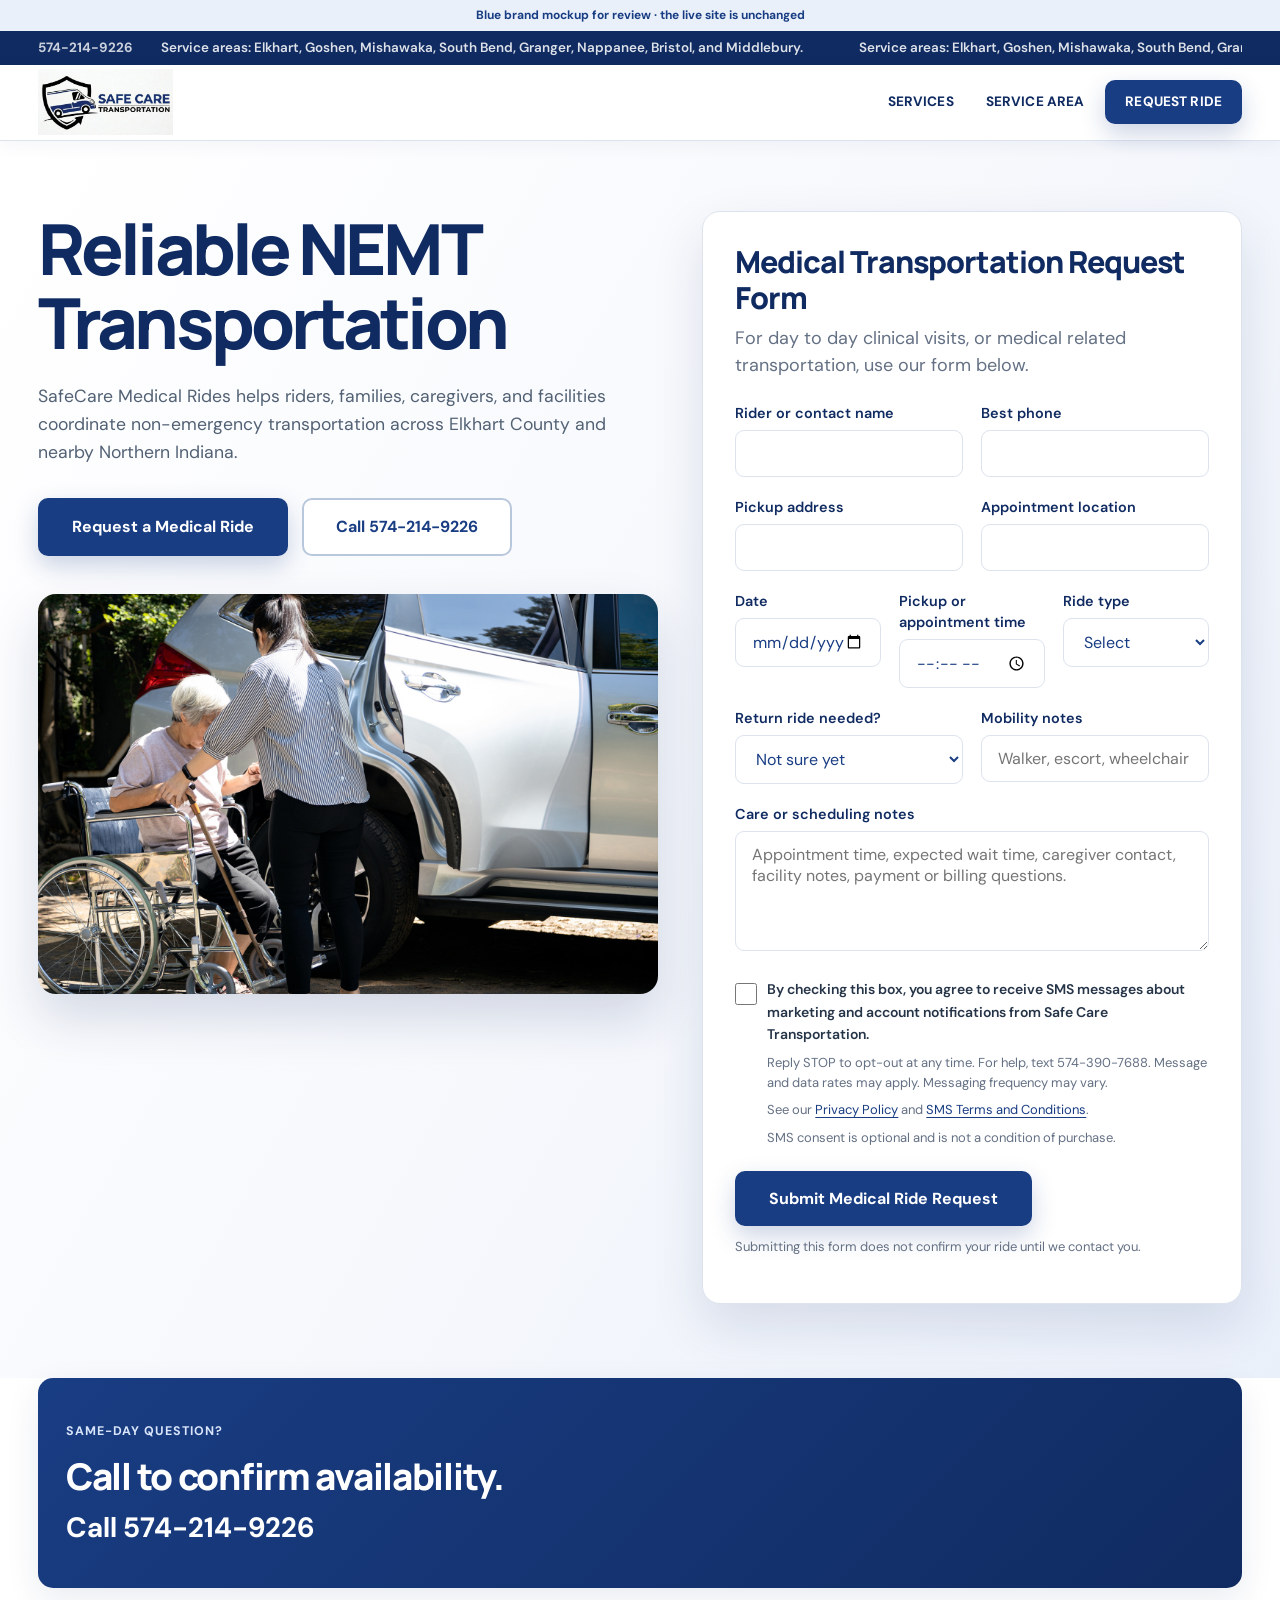
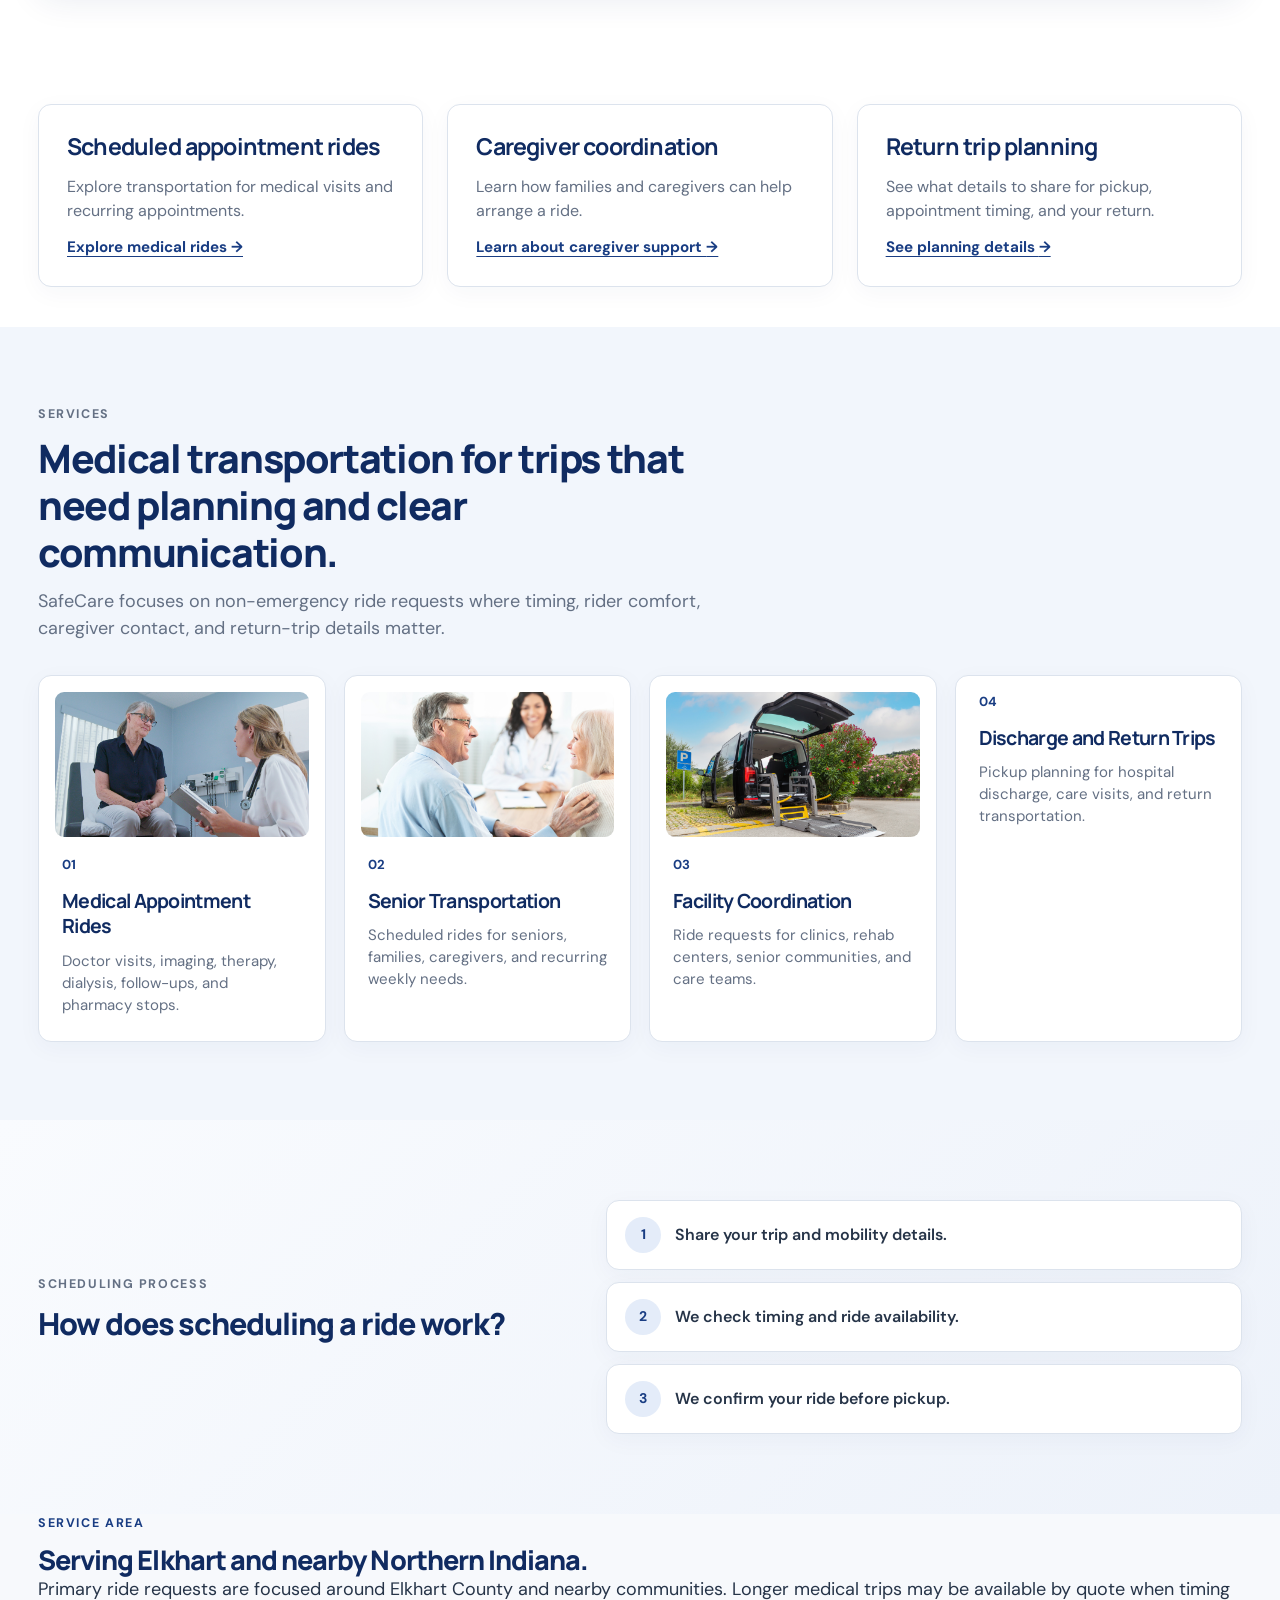
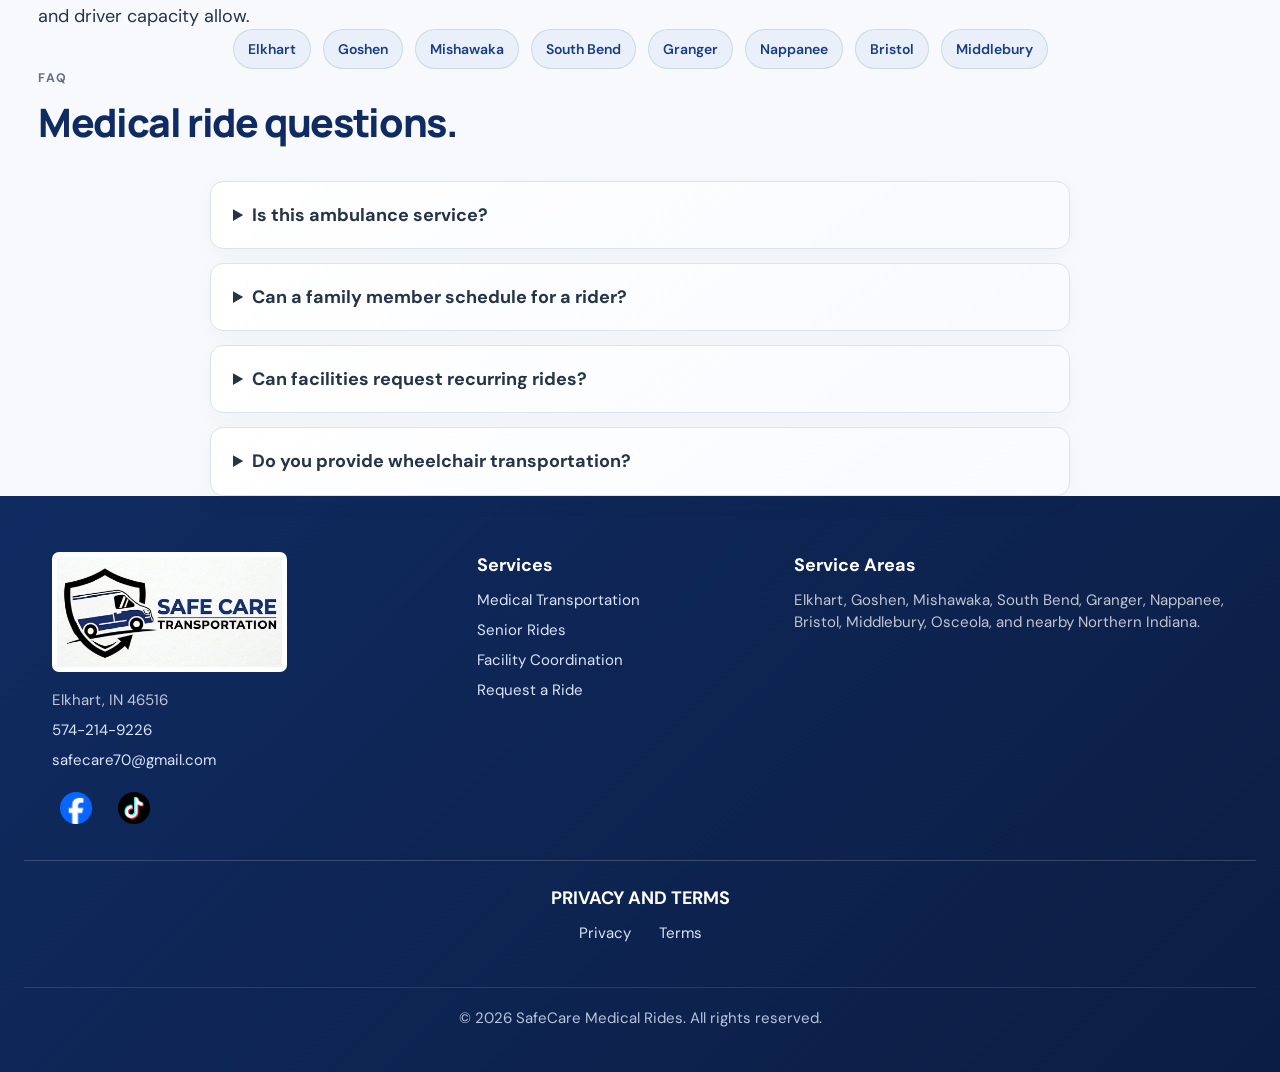
<file: mockups/logo-refresh/index.html>
<!DOCTYPE html>
<html lang="en">
<head>
  <meta charset="UTF-8" />
  <meta name="viewport" content="width=device-width, initial-scale=1.0" />
  <title>Safe Care Transportation | Blue Brand Homepage Preview</title>
  <meta name="description" content="SafeCare Medical Rides provides non-emergency medical transportation, senior appointment rides, dialysis trips, therapy rides, discharge pickups, and facility-coordinated transportation in Elkhart and nearby Northern Indiana." />
  <link rel="preconnect" href="https://fonts.googleapis.com">
  <link rel="preconnect" href="https://fonts.gstatic.com" crossorigin>
  <link href="https://fonts.googleapis.com/css2?family=DM+Sans:wght@400;500;600;700&family=Manrope:wght@500;600;700;800&display=swap" rel="stylesheet">
  <link rel="stylesheet" href="../../src/css/main.css?v=20261015-heading" />
  <link rel="stylesheet" href="../../src/css/components.css" />
  <link rel="stylesheet" href="blue-preview.css" />
  <script type="application/ld+json">
  {
    "@context": "https://schema.org",
    "@type": "LocalBusiness",
    "name": "SafeCare Medical Rides",
    "telephone": "+1-574-214-9226",
    "email": "safecare70@gmail.com",
    "address": {
      "@type": "PostalAddress",
      "addressLocality": "Elkhart",
      "addressRegion": "IN",
      "postalCode": "46516",
      "addressCountry": "US"
    },
    "areaServed": ["Elkhart IN", "Goshen IN", "Mishawaka IN", "South Bend IN", "Granger IN", "Nappanee IN", "Bristol IN", "Middlebury IN"],
    "url": "https://safecaremedicalrides.com",
    "priceRange": "$$",
    "description": "Non-emergency medical transportation and scheduled appointment rides for families, seniors, facilities, and care coordinators in Elkhart County and nearby Northern Indiana."
  }
  </script>
</head>
<body>
  <div class="preview-note">Blue brand mockup for review · the live site is unchanged</div>
  <header class="site-header">
    <div class="top-strip" aria-label="Contact and service notice">
      <div class="top-strip__inner container">
        <div class="top-strip__contact">
          <a href="tel:+15742149226">574-214-9226</a>
        </div>
        <div class="top-strip__marquee" aria-label="Service area announcement">
          <div class="top-strip__marquee-track">
            <span>Service areas: Elkhart, Goshen, Mishawaka, South Bend, Granger, Nappanee, Bristol, and Middlebury.</span>
            <span>Service areas: Elkhart, Goshen, Mishawaka, South Bend, Granger, Nappanee, Bristol, and Middlebury.</span>
          </div>
        </div>
      </div>
    </div>
    <div class="nav">
      <div class="nav__inner container">
        <a href="index.html" class="nav__logo">
          <img src="safecare-logo-source.jpg" alt="Safe Care Transportation" />
        </a>
        <nav class="nav__links">
          <a href="#services">Services</a>
          <a href="#service-area">Service Area</a>
          <a href="../../src/pages/contact.html" class="btn btn--primary">Request Ride</a>
        </nav>
        <button class="nav__toggle" aria-label="Toggle menu">&#9776;</button>
      </div>
    </div>
  </header>

  <main>
    <section class="booking-hero" id="ride-request">
      <div class="container booking-hero__grid">
        <div class="booking-hero__content">
          <h1>Reliable NEMT Transportation</h1>
          <p>SafeCare Medical Rides helps riders, families, caregivers, and facilities coordinate non-emergency transportation across Elkhart County and nearby Northern Indiana.</p>
          <div class="booking-hero__actions">
            <a href="../../src/pages/contact.html" class="btn btn--primary btn--lg">Request a Medical Ride</a>
            <a href="tel:+15742149226" class="btn btn--outline-dark btn--lg">Call 574-214-9226</a>
          </div>
          <figure class="booking-hero__image">
            <img src="images/AdobeStock_310813402.jpg" alt="Caregiver assisting an older woman near a car" />
          </figure>
        </div>

        <form class="booking-panel js-contact-form" action="mailto:safecare70@gmail.com" method="post" data-recipient="safecare70@gmail.com" data-subject="SafeCare medical ride request">
          <div class="booking-panel__header">
            <h2>Medical Transportation Request Form</h2>
            <p>For day to day clinical visits, or medical related transportation, use our form below.</p>
          </div>
          <div class="form-grid">
            <div class="form-group">
              <label for="home-name">Rider or contact name</label>
              <input type="text" id="home-name" name="name" autocomplete="name" required />
            </div>
            <div class="form-group">
              <label for="home-phone">Best phone</label>
              <input type="tel" id="home-phone" name="phone" autocomplete="tel" required />
            </div>
          </div>
          <div class="form-grid">
            <div class="form-group">
              <label for="home-pickup">Pickup address</label>
              <input type="text" id="home-pickup" name="pickup" required />
            </div>
            <div class="form-group">
              <label for="home-dropoff">Appointment location</label>
              <input type="text" id="home-dropoff" name="dropoff" required />
            </div>
          </div>
          <div class="form-grid form-grid--three">
            <div class="form-group">
              <label for="home-date">Date</label>
              <input type="date" id="home-date" name="date" required />
            </div>
            <div class="form-group">
              <label for="home-time">Pickup or appointment time</label>
              <input type="time" id="home-time" name="time" required />
            </div>
            <div class="form-group">
              <label for="home-ride-type">Ride type</label>
              <select id="home-ride-type" name="ride-type" required>
                <option value="">Select</option>
                <option>Doctor Appointment</option>
                <option>Dialysis</option>
                <option>Therapy or Rehab</option>
                <option>Hospital Discharge</option>
                <option>Senior Transportation</option>
                <option>Facility Coordination</option>
                <option>Other Medical Ride</option>
              </select>
            </div>
          </div>
          <div class="form-grid">
            <div class="form-group">
              <label for="home-return">Return ride needed?</label>
              <select id="home-return" name="return-ride">
                <option>Not sure yet</option>
                <option>Yes</option>
                <option>No</option>
              </select>
            </div>
            <div class="form-group">
              <label for="home-mobility">Mobility notes</label>
              <input type="text" id="home-mobility" name="mobility" placeholder="Walker, escort, wheelchair questions, etc." />
            </div>
          </div>
          <div class="form-group">
            <label for="home-notes">Care or scheduling notes</label>
            <textarea id="home-notes" name="notes" placeholder="Appointment time, expected wait time, caregiver contact, facility notes, payment or billing questions."></textarea>
          </div>
          <div class="checkbox-line sms-consent">
            <input type="checkbox" id="sms-consent" name="sms-consent" value="Yes — marketing and account notifications" aria-describedby="sms-disclosures sms-policy-links sms-optional" />
            <div><label for="sms-consent">By checking this box, you agree to receive SMS messages about marketing and account notifications from Safe Care Transportation.</label>
            <p id="sms-disclosures">Reply STOP to opt-out at any time. For help, text 574-390-7688. Message and data rates may apply. Messaging frequency may vary.</p>
            <p id="sms-policy-links">See our <a href="../../src/pages/privacy.html" target="_blank" rel="noopener">Privacy Policy</a> and <a href="../../src/pages/terms.html" target="_blank" rel="noopener">SMS Terms and Conditions</a>.</p>
            <p id="sms-optional">SMS consent is optional and is not a condition of purchase.</p></div>
          </div>
          <button type="submit" class="btn btn--primary btn--lg">Submit Medical Ride Request</button>
          <p class="booking-panel__note">Submitting this form does not confirm your ride until we contact you.</p>
          <p class="form-status" aria-live="polite"></p>
        </form>
      </div>
    </section>

    <section class="quick-paths" aria-label="Ways to schedule medical rides">
      <div class="container quick-paths__grid">
        <article>
          <span>Same-day question?</span>
          <h2>Call to confirm availability.</h2>
          <a href="tel:+15742149226">Call 574-214-9226</a>
        </article>
      </div>
    </section>

    <section class="ride-support" aria-label="More about planning your ride">
      <div class="container ride-support__grid">
        <a class="ride-support__card" href="../../src/pages/nemt.html">
          <h2>Scheduled appointment rides</h2>
          <p>Explore transportation for medical visits and recurring appointments.</p>
          <span>Explore medical rides <span aria-hidden="true">&rarr;</span></span>
        </a>
        <a class="ride-support__card" href="../../src/pages/senior.html">
          <h2>Caregiver coordination</h2>
          <p>Learn how families and caregivers can help arrange a ride.</p>
          <span>Learn about caregiver support <span aria-hidden="true">&rarr;</span></span>
        </a>
        <a class="ride-support__card" href="../../src/pages/nemt.html#ride-planning">
          <h2>Return trip planning</h2>
          <p>See what details to share for pickup, appointment timing, and your return.</p>
          <span>See planning details <span aria-hidden="true">&rarr;</span></span>
        </a>
      </div>
    </section>

    <section class="home-services" id="services">
      <div class="container">
        <div class="section-heading">
          <p class="eyebrow">Services</p>
          <h2>Medical transportation for trips that need planning and clear communication.</h2>
          <p>SafeCare focuses on non-emergency ride requests where timing, rider comfort, caregiver contact, and return-trip details matter.</p>
        </div>
        <div class="service-tiles">
          <a href="../../src/pages/nemt.html" class="service-tile">
            <img class="service-tile__photo" src="images/AdobeStock_263085872.jpg" alt="Doctor speaking with an older patient" loading="lazy" />
            <span>01</span>
            <h3>Medical Appointment Rides</h3>
            <p>Doctor visits, imaging, therapy, dialysis, follow-ups, and pharmacy stops.</p>
          </a>
          <a href="../../src/pages/senior.html" class="service-tile">
            <img class="service-tile__photo" src="images/AdobeStock_314111186.jpg" alt="Older couple speaking with a caregiver" loading="lazy" />
            <span>02</span>
            <h3>Senior Transportation</h3>
            <p>Scheduled rides for seniors, families, caregivers, and recurring weekly needs.</p>
          </a>
          <a href="../../src/pages/facilities.html" class="service-tile">
            <img class="service-tile__photo" src="images/AdobeStock_483328333.jpg" alt="Accessible van with wheelchair lift; confirm vehicle availability before booking" loading="lazy" />
            <span>03</span>
            <h3>Facility Coordination</h3>
            <p>Ride requests for clinics, rehab centers, senior communities, and care teams.</p>
          </a>
          <a href="../../src/pages/contact.html" class="service-tile">
            <span>04</span>
            <h3>Discharge and Return Trips</h3>
            <p>Pickup planning for hospital discharge, care visits, and return transportation.</p>
          </a>
        </div>
      </div>
    </section>

    <section class="page-section page-section--muted" id="process">
      <div class="container split-section">
        <div>
          <p class="eyebrow">Scheduling Process</p>
          <h2>How does scheduling a ride work?</h2>
        </div>
        <div class="step-list">
          <div class="step">
            <span>1</span>
            <p>Share your trip and mobility details.</p>
          </div>
          <div class="step">
            <span>2</span>
            <p>We check timing and ride availability.</p>
          </div>
          <div class="step">
            <span>3</span>
            <p>We confirm your ride before pickup.</p>
          </div>
        </div>
      </div>
    </section>

    <section class="service-area-home" id="service-area">
      <div class="container service-area-home__grid">
        <div>
          <p class="eyebrow">Service Area</p>
          <h2>Serving Elkhart and nearby Northern Indiana.</h2>
          <p>Primary ride requests are focused around Elkhart County and nearby communities. Longer medical trips may be available by quote when timing and driver capacity allow.</p>
        </div>
        <div class="area-tags">
          <span>Elkhart</span>
          <span>Goshen</span>
          <span>Mishawaka</span>
          <span>South Bend</span>
          <span>Granger</span>
          <span>Nappanee</span>
          <span>Bristol</span>
          <span>Middlebury</span>
        </div>
      </div>
    </section>

    <section class="faq-section" id="faq">
      <div class="container">
        <div class="section-heading">
          <p class="eyebrow">FAQ</p>
          <h2>Medical ride questions.</h2>
        </div>
        <div class="faq-list">
          <details>
            <summary>Is this ambulance service?</summary>
            <p>No. SafeCare is for non-emergency medical transportation. For emergencies, call 911.</p>
          </details>
          <details>
            <summary>Can a family member schedule for a rider?</summary>
            <p>Yes. Families and caregivers can request rides and provide appointment, pickup, return ride, and contact details.</p>
          </details>
          <details>
            <summary>Can facilities request recurring rides?</summary>
            <p>Yes. Clinics, rehab centers, senior communities, and care coordinators can discuss recurring transportation needs and documentation expectations.</p>
          </details>
          <details>
            <summary>Do you provide wheelchair transportation?</summary>
            <p>Wheelchair service and ADA-accessible vehicle availability must be confirmed before booking and should not be assumed from a general request.</p>
          </details>
        </div>
      </div>
    </section>
  </main>

  <a href="tel:+15742149226" class="sticky-call">Call 574-214-9226</a>

  <footer class="footer">
    <div class="container footer__grid">
      <div>
        <img class="footer__brand" src="safecare-logo-source.jpg" alt="Safe Care Transportation" />
        <p>Elkhart, IN 46516</p>
        <p><a href="tel:+15742149226">574-214-9226</a></p>
        <p><a href="mailto:safecare70@gmail.com">safecare70@gmail.com</a></p>
        <div class="social-links" aria-label="SafeCare social media">
          <a href="https://www.facebook.com/share/17e9rbNxzv/" target="_blank" rel="noopener" aria-label="SafeCare Medical Rides on Facebook" class="social-logo"><img src="../../public/images/facebook-logo.png" alt="" width="32" height="32" /></a>
          <a href="https://www.tiktok.com/@safecaretransport?_r=1&amp;_t=ZP-97oWecIuBx9" target="_blank" rel="noopener" aria-label="SafeCare Medical Rides on TikTok" class="social-logo"><img src="../../public/images/tiktok-logo.png" alt="" width="32" height="32" /></a>
        </div>
      </div>
      <div>
        <strong>Services</strong>
        <a href="../../src/pages/nemt.html">Medical Transportation</a>
        <a href="../../src/pages/senior.html">Senior Rides</a>
        <a href="../../src/pages/facilities.html">Facility Coordination</a>
        <a href="../../src/pages/contact.html">Request a Ride</a>
      </div>
      <div>
        <strong>Service Areas</strong>
        <p>Elkhart, Goshen, Mishawaka, South Bend, Granger, Nappanee, Bristol, Middlebury, Osceola, and nearby Northern Indiana.</p>
      </div>
    </div>
    <div class="container footer__legal"><strong>PRIVACY AND TERMS</strong><nav aria-label="Privacy and terms"><a href="../../src/pages/privacy.html">Privacy</a><a href="../../src/pages/terms.html">Terms</a></nav></div>
    <p class="footer__copy">&copy; 2026 SafeCare Medical Rides. All rights reserved.</p>
  </footer>

  <script src="../../src/js/main.js"></script>
  <script src="../../src/js/booking.js"></script>
</body>
</html>
</file>
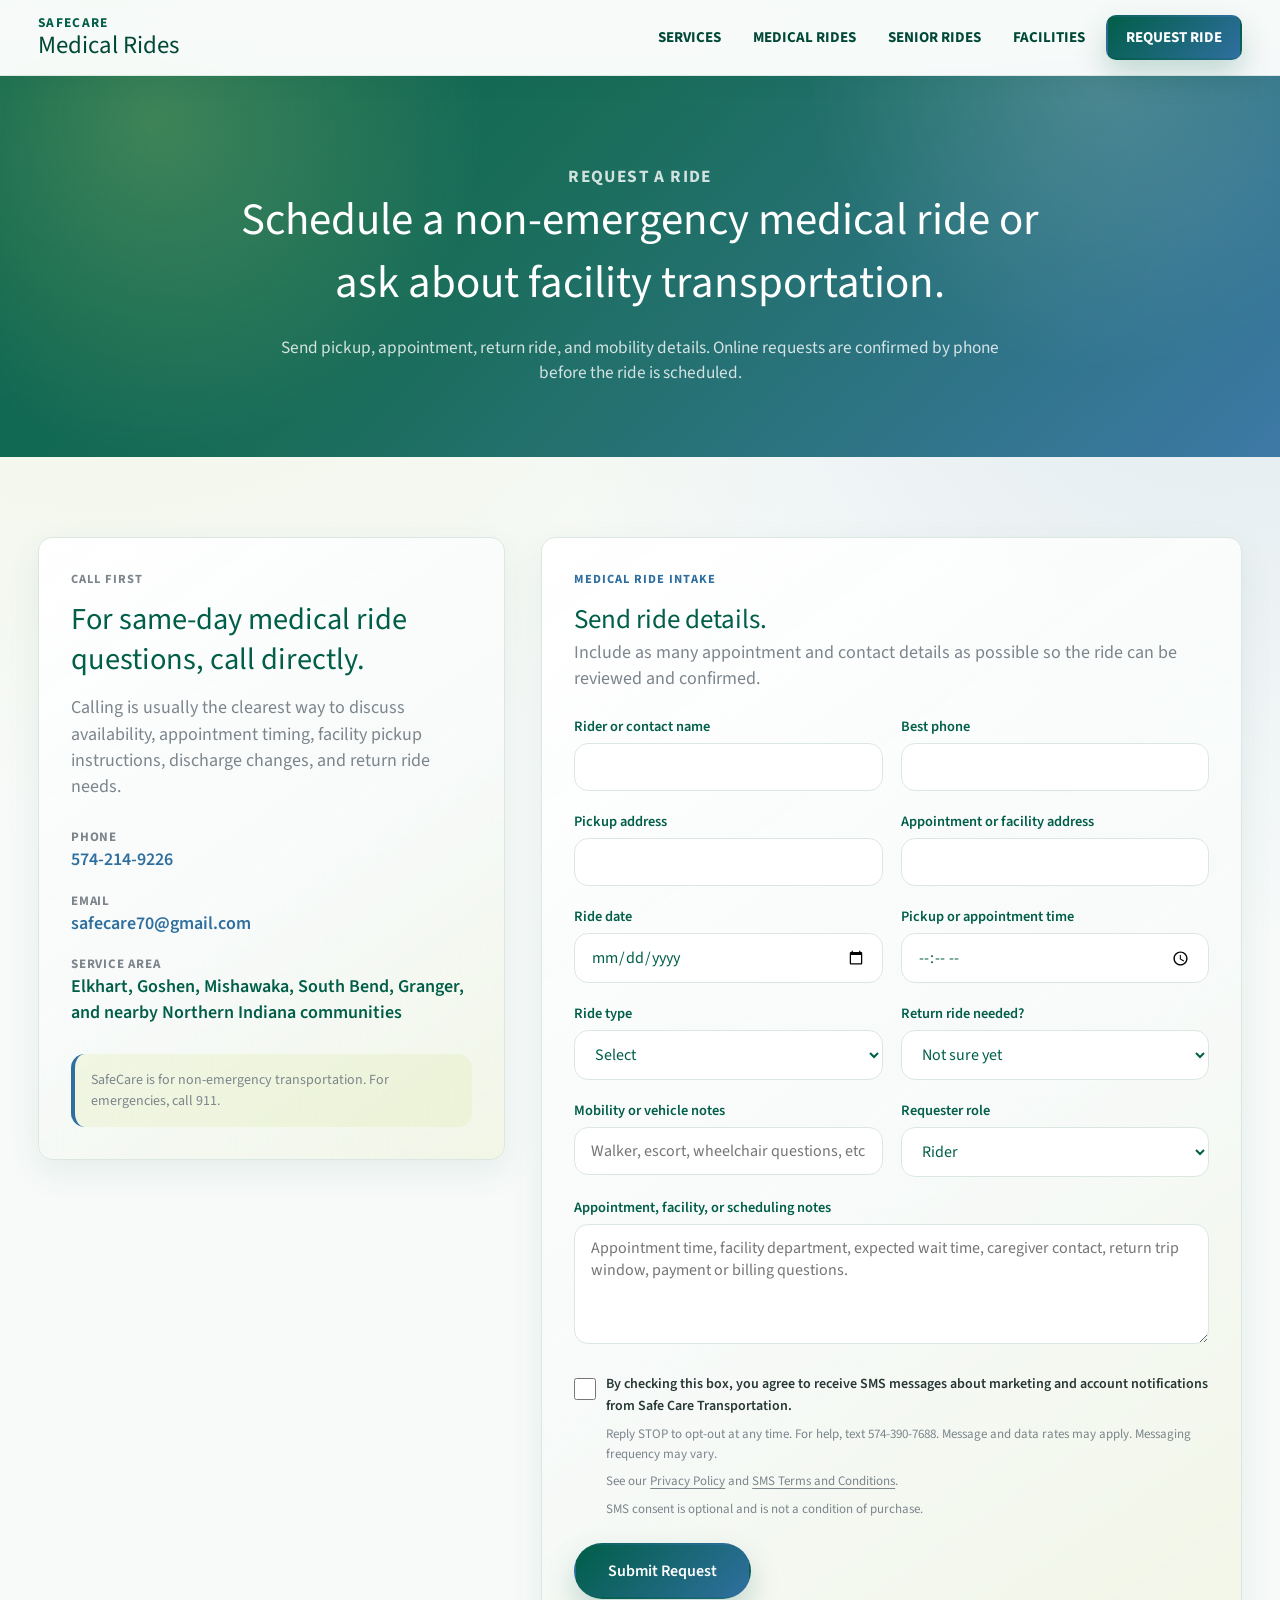
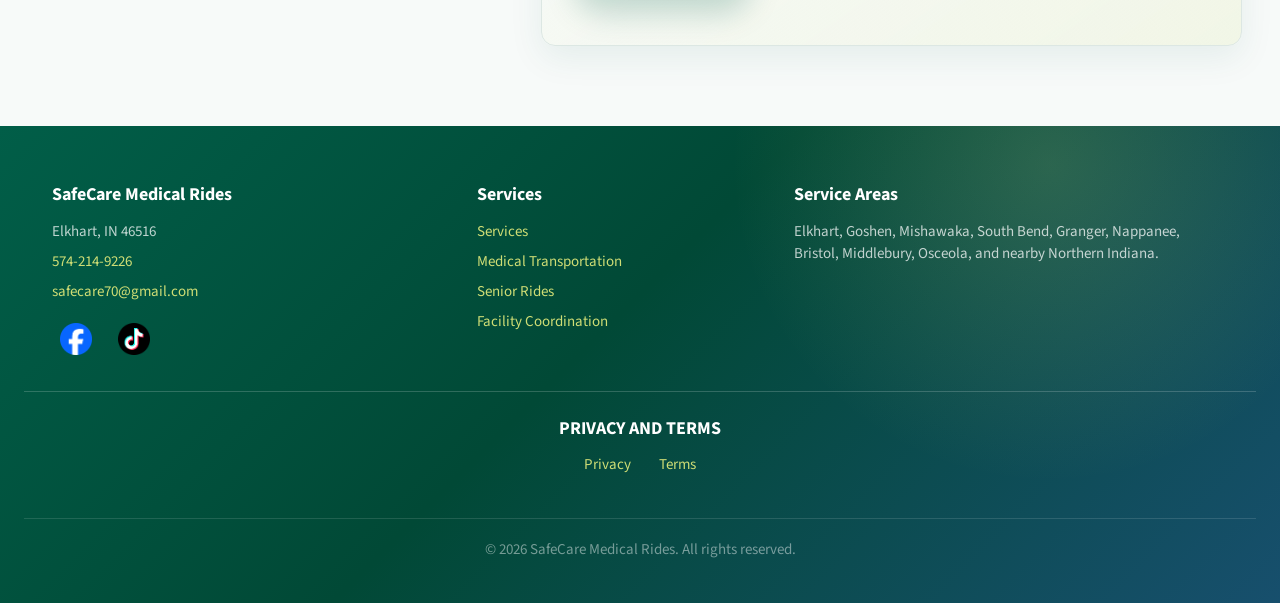
<file: src/pages/contact.html>
<!DOCTYPE html>
<html lang="en">
<head>
  <meta charset="UTF-8" />
  <meta name="viewport" content="width=device-width, initial-scale=1.0" />
  <title>Request a Medical Ride in Elkhart, IN | SafeCare Medical Rides</title>
  <meta name="description" content="Request non-emergency medical transportation in Elkhart, IN for appointments, dialysis, therapy, senior rides, discharge pickups, and facility-coordinated transportation." />
  <link rel="preconnect" href="https://fonts.googleapis.com">
  <link rel="preconnect" href="https://fonts.gstatic.com" crossorigin>
  <link href="https://fonts.googleapis.com/css2?family=Source+Sans+Pro:wght@400;600;700&display=swap" rel="stylesheet">
  <link rel="stylesheet" href="../css/main.css" />
  <link rel="stylesheet" href="../css/components.css" />
</head>
<body>
  <header class="nav">
    <div class="nav__inner container">
      <a href="../../index.html" class="nav__logo"><span>SafeCare</span>
          <strong>Medical Rides</strong></a>
      <nav class="nav__links">
        <a href="services.html">Services</a>
        <a href="nemt.html">Medical Rides</a>
        <a href="senior.html">Senior Rides</a>
        <a href="facilities.html">Facilities</a>
        <a href="contact.html" class="btn btn--primary">Request Ride</a>
      </nav>
      <button class="nav__toggle" aria-label="Toggle menu">&#9776;</button>
    </div>
  </header>

  <main>
    <section class="page-hero">
      <div class="container page-hero__inner">
        <p class="eyebrow">Request a Ride</p>
        <h1>Schedule a non-emergency medical ride or ask about facility transportation.</h1>
        <p>Send pickup, appointment, return ride, and mobility details. Online requests are confirmed by phone before the ride is scheduled.</p>
      </div>
    </section>

    <section class="page-section">
      <div class="container contact-layout">
        <aside class="contact-panel">
          <p class="eyebrow">Call First</p>
          <h2>For same-day medical ride questions, call directly.</h2>
          <p>Calling is usually the clearest way to discuss availability, appointment timing, facility pickup instructions, discharge changes, and return ride needs.</p>
          <dl class="detail-list">
            <div>
              <dt>Phone</dt>
              <dd><a href="tel:+15742149226">574-214-9226</a></dd>
            </div>
            <div>
              <dt>Email</dt>
              <dd><a href="mailto:safecare70@gmail.com">safecare70@gmail.com</a></dd>
            </div>
            <div>
              <dt>Service Area</dt>
              <dd>Elkhart, Goshen, Mishawaka, South Bend, Granger, and nearby Northern Indiana communities</dd>
            </div>
          </dl>
          <p class="notice">SafeCare is for non-emergency transportation. For emergencies, call 911.</p>
        </aside>

        <form class="form-card js-contact-form" action="mailto:safecare70@gmail.com" method="post" data-recipient="safecare70@gmail.com" data-subject="SafeCare medical ride request">
          <p class="eyebrow">Medical Ride Intake</p>
          <h2>Send ride details.</h2>
          <p class="form-intro">Include as many appointment and contact details as possible so the ride can be reviewed and confirmed.</p>

          <div class="form-grid">
            <div class="form-group">
              <label for="name">Rider or contact name</label>
              <input type="text" id="name" name="name" autocomplete="name" required />
            </div>
            <div class="form-group">
              <label for="phone">Best phone</label>
              <input type="tel" id="phone" name="phone" autocomplete="tel" required />
            </div>
          </div>

          <div class="form-grid">
            <div class="form-group">
              <label for="pickup">Pickup address</label>
              <input type="text" id="pickup" name="pickup" required />
            </div>
            <div class="form-group">
              <label for="dropoff">Appointment or facility address</label>
              <input type="text" id="dropoff" name="dropoff" required />
            </div>
          </div>

          <div class="form-grid">
            <div class="form-group">
              <label for="date">Ride date</label>
              <input type="date" id="date" name="date" required />
            </div>
            <div class="form-group">
              <label for="time">Pickup or appointment time</label>
              <input type="time" id="time" name="time" required />
            </div>
          </div>

          <div class="form-grid">
            <div class="form-group">
              <label for="ride-type">Ride type</label>
              <select id="ride-type" name="ride-type" required>
                <option value="">Select</option>
                <option>Doctor Appointment</option>
                <option>Dialysis</option>
                <option>Therapy or Rehab</option>
                <option>Hospital Discharge</option>
                <option>Senior Transportation</option>
                <option>Facility Coordination</option>
                <option>Other Medical Ride</option>
              </select>
            </div>
            <div class="form-group">
              <label for="return-ride">Return ride needed?</label>
              <select id="return-ride" name="return-ride">
                <option>Not sure yet</option>
                <option>Yes</option>
                <option>No</option>
              </select>
            </div>
          </div>

          <div class="form-grid">
            <div class="form-group">
              <label for="mobility">Mobility or vehicle notes</label>
              <input type="text" id="mobility" name="mobility" placeholder="Walker, escort, wheelchair questions, etc." />
            </div>
            <div class="form-group">
              <label for="contact-role">Requester role</label>
              <select id="contact-role" name="contact-role">
                <option>Rider</option>
                <option>Family or caregiver</option>
                <option>Facility or clinic</option>
                <option>Care coordinator</option>
              </select>
            </div>
          </div>

          <div class="form-group" id="facility-inquiry">
            <label for="notes">Appointment, facility, or scheduling notes</label>
            <textarea id="notes" name="notes" placeholder="Appointment time, facility department, expected wait time, caregiver contact, return trip window, payment or billing questions."></textarea>
          </div>

          <div class="checkbox-line sms-consent">
            <input type="checkbox" id="sms-consent" name="sms-consent" value="Yes — marketing and account notifications" aria-describedby="sms-disclosures sms-policy-links sms-optional" />
            <div><label for="sms-consent">By checking this box, you agree to receive SMS messages about marketing and account notifications from Safe Care Transportation.</label>
            <p id="sms-disclosures">Reply STOP to opt-out at any time. For help, text 574-390-7688. Message and data rates may apply. Messaging frequency may vary.</p>
            <p id="sms-policy-links">See our <a href="privacy.html" target="_blank" rel="noopener">Privacy Policy</a> and <a href="terms.html" target="_blank" rel="noopener">SMS Terms and Conditions</a>.</p>
            <p id="sms-optional">SMS consent is optional and is not a condition of purchase.</p></div>
          </div>

          <button type="submit" class="btn btn--primary btn--lg">Submit Request</button>
          <p class="form-status" aria-live="polite"></p>
        </form>
      </div>
    </section>
  </main>

  <a href="tel:+15742149226" class="sticky-call">Call 574-214-9226</a>

  <footer class="footer">
    <div class="container footer__grid">
      <div><strong>SafeCare Medical Rides</strong><p>Elkhart, IN 46516</p><p><a href="tel:+15742149226">574-214-9226</a></p><p><a href="mailto:safecare70@gmail.com">safecare70@gmail.com</a></p><div class="social-links" aria-label="SafeCare social media"><a href="https://www.facebook.com/share/17e9rbNxzv/" target="_blank" rel="noopener" aria-label="SafeCare Medical Rides on Facebook" class="social-logo"><img src="../../public/images/facebook-logo.png" alt="" width="32" height="32" /></a><a href="https://www.tiktok.com/@safecaretransport?_r=1&amp;_t=ZP-97oWecIuBx9" target="_blank" rel="noopener" aria-label="SafeCare Medical Rides on TikTok" class="social-logo"><img src="../../public/images/tiktok-logo.png" alt="" width="32" height="32" /></a></div></div>
      <div><strong>Services</strong><a href="services.html">Services</a><a href="nemt.html">Medical Transportation</a><a href="senior.html">Senior Rides</a><a href="facilities.html">Facility Coordination</a></div>
      <div><strong>Service Areas</strong><p>Elkhart, Goshen, Mishawaka, South Bend, Granger, Nappanee, Bristol, Middlebury, Osceola, and nearby Northern Indiana.</p></div>
    </div>
    <div class="container footer__legal"><strong>PRIVACY AND TERMS</strong><nav aria-label="Privacy and terms"><a href="privacy.html">Privacy</a><a href="terms.html">Terms</a></nav></div>
    <p class="footer__copy">&copy; 2026 SafeCare Medical Rides. All rights reserved.</p>
  </footer>

  <script src="../js/main.js"></script>
  <script src="../js/booking.js"></script>
</body>
</html>
</file>
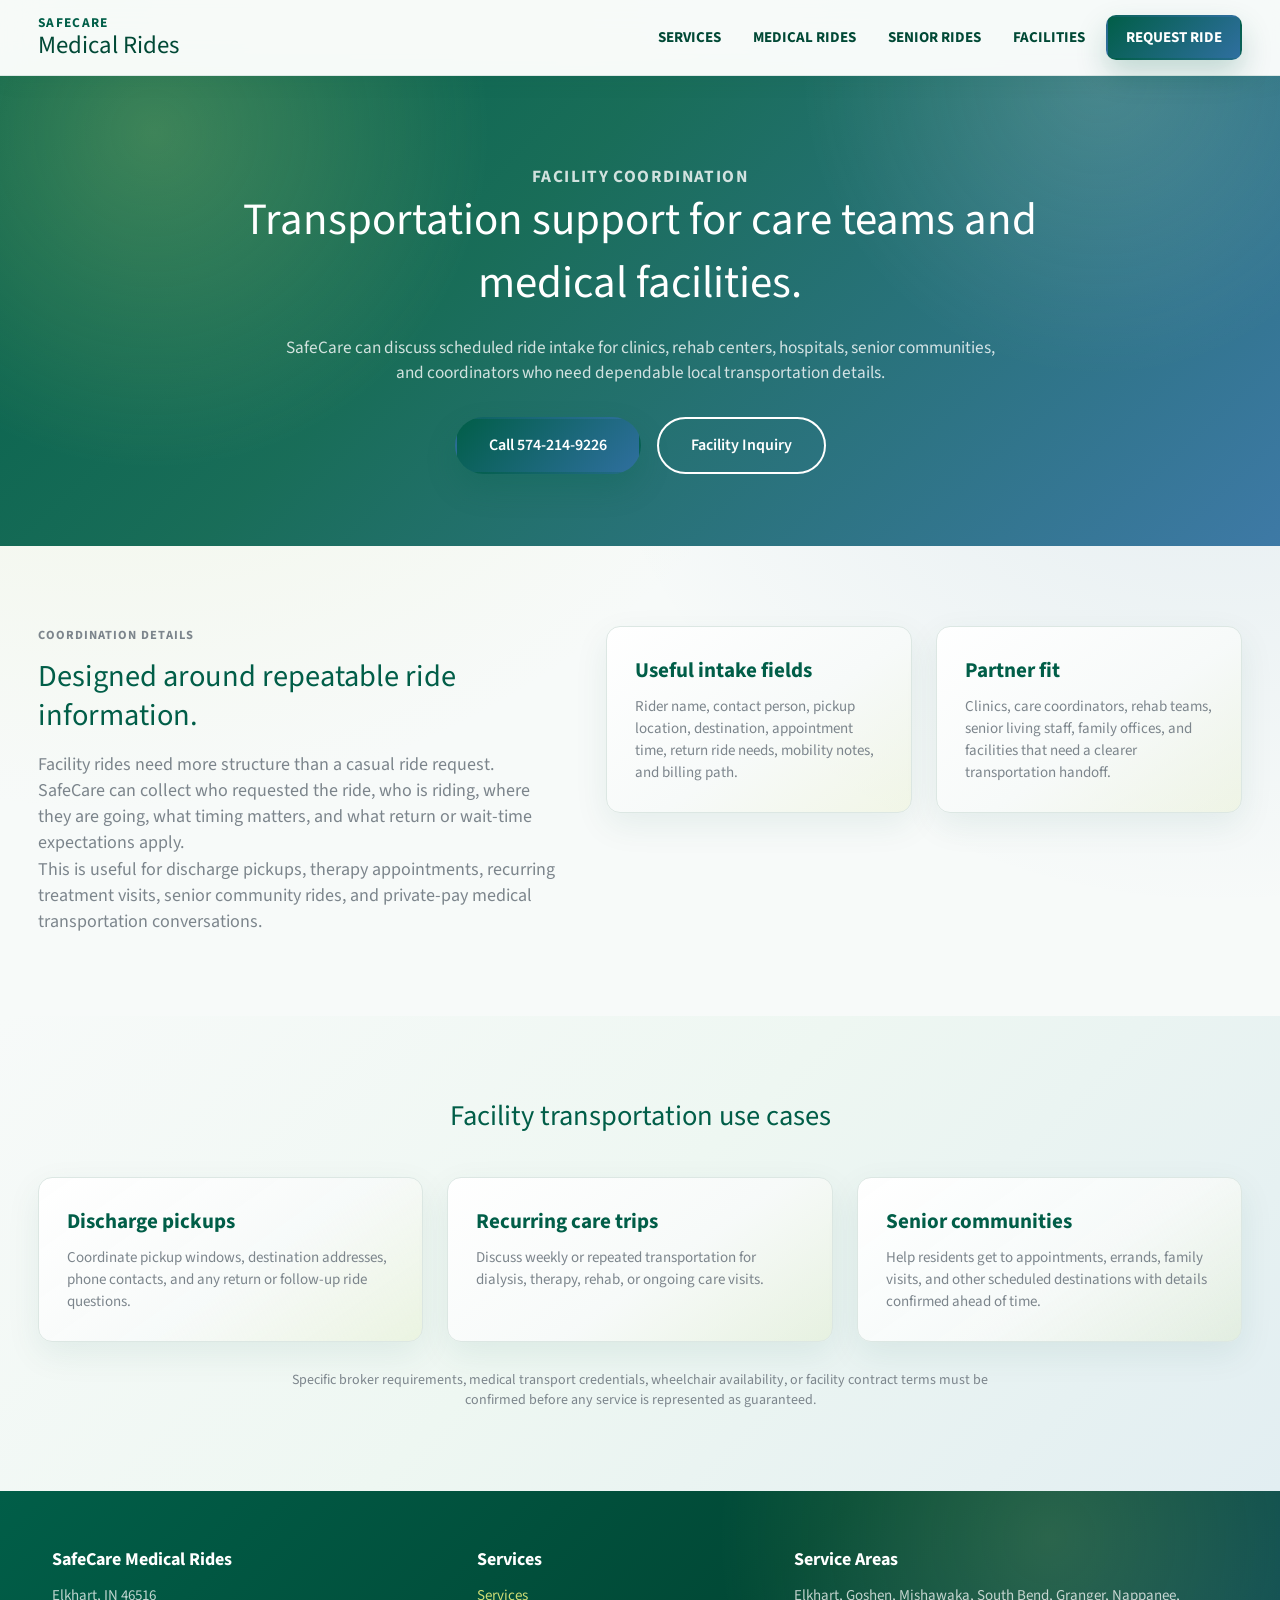
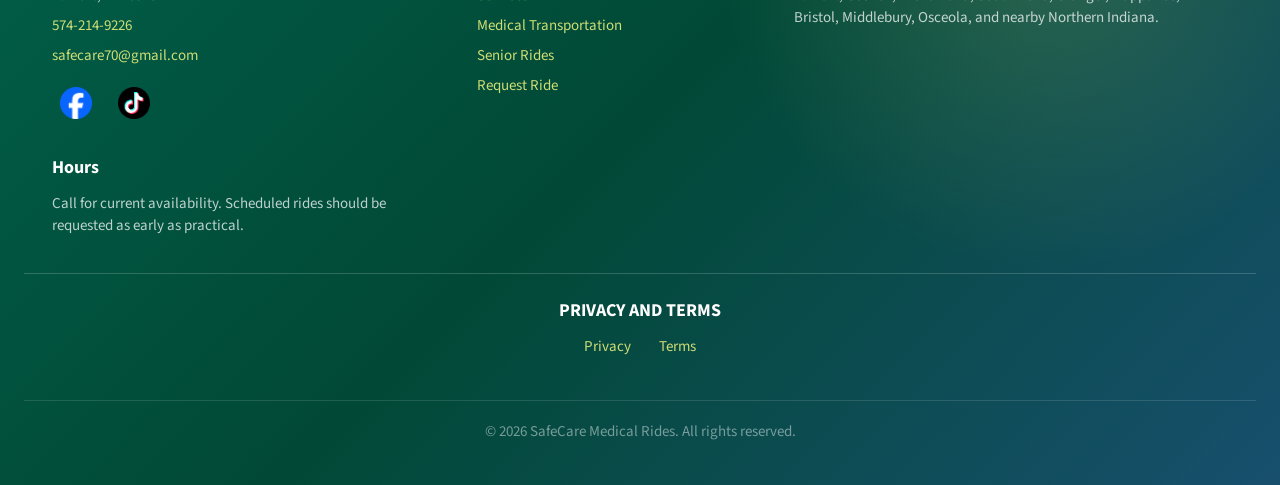
<file: src/pages/facilities.html>
<!DOCTYPE html>
<html lang="en">
<head>
  <meta charset="UTF-8" />
  <meta name="viewport" content="width=device-width, initial-scale=1.0" />
  <title>Facility Medical Transportation Coordination | SafeCare Medical Rides</title>
  <meta name="description" content="SafeCare Medical Rides helps clinics, rehab centers, hospitals, senior communities, and care teams coordinate non-emergency medical transportation in Elkhart, IN." />
  <link rel="preconnect" href="https://fonts.googleapis.com">
  <link rel="preconnect" href="https://fonts.gstatic.com" crossorigin>
  <link href="https://fonts.googleapis.com/css2?family=Source+Sans+Pro:wght@400;600;700&display=swap" rel="stylesheet">
  <link rel="stylesheet" href="../css/main.css" />
  <link rel="stylesheet" href="../css/components.css" />
</head>
<body>
  <header class="nav">
    <div class="nav__inner container">
      <a href="../../index.html" class="nav__logo"><span>SafeCare</span>
          <strong>Medical Rides</strong></a>
      <nav class="nav__links">
        <a href="services.html">Services</a>
        <a href="nemt.html">Medical Rides</a>
        <a href="senior.html">Senior Rides</a>
        <a href="facilities.html">Facilities</a>
        <a href="contact.html" class="btn btn--primary">Request Ride</a>
      </nav>
      <button class="nav__toggle" aria-label="Toggle menu">&#9776;</button>
    </div>
  </header>

  <main>
    <section class="page-hero">
      <div class="container page-hero__inner">
        <p class="eyebrow">Facility Coordination</p>
        <h1>Transportation support for care teams and medical facilities.</h1>
        <p>SafeCare can discuss scheduled ride intake for clinics, rehab centers, hospitals, senior communities, and coordinators who need dependable local transportation details.</p>
        <div class="page-hero__actions">
          <a href="tel:+15742149226" class="btn btn--primary btn--lg">Call 574-214-9226</a>
          <a href="contact.html#facility-inquiry" class="btn btn--outline btn--lg">Facility Inquiry</a>
        </div>
      </div>
    </section>

    <section class="page-section">
      <div class="container split-section">
        <div>
          <p class="eyebrow">Coordination Details</p>
          <h2>Designed around repeatable ride information.</h2>
          <p>Facility rides need more structure than a casual ride request. SafeCare can collect who requested the ride, who is riding, where they are going, what timing matters, and what return or wait-time expectations apply.</p>
          <p>This is useful for discharge pickups, therapy appointments, recurring treatment visits, senior community rides, and private-pay medical transportation conversations.</p>
        </div>
        <div class="info-grid info-grid--two">
          <article class="info-card"><h3>Useful intake fields</h3><p>Rider name, contact person, pickup location, destination, appointment time, return ride needs, mobility notes, and billing path.</p></article>
          <article class="info-card"><h3>Partner fit</h3><p>Clinics, care coordinators, rehab teams, senior living staff, family offices, and facilities that need a clearer transportation handoff.</p></article>
        </div>
      </div>
    </section>

    <section class="page-section page-section--muted">
      <div class="container">
        <h2 class="section-title">Facility transportation use cases</h2>
        <div class="info-grid">
          <article class="info-card"><h3>Discharge pickups</h3><p>Coordinate pickup windows, destination addresses, phone contacts, and any return or follow-up ride questions.</p></article>
          <article class="info-card"><h3>Recurring care trips</h3><p>Discuss weekly or repeated transportation for dialysis, therapy, rehab, or ongoing care visits.</p></article>
          <article class="info-card"><h3>Senior communities</h3><p>Help residents get to appointments, errands, family visits, and other scheduled destinations with details confirmed ahead of time.</p></article>
        </div>
        <p class="compliance-note">Specific broker requirements, medical transport credentials, wheelchair availability, or facility contract terms must be confirmed before any service is represented as guaranteed.</p>
      </div>
    </section>
  </main>

  <a href="tel:+15742149226" class="sticky-call">Call 574-214-9226</a>

  <footer class="footer">
    <div class="container footer__grid">
      <div><strong>SafeCare Medical Rides</strong><p>Elkhart, IN 46516</p><p><a href="tel:+15742149226">574-214-9226</a></p><p><a href="mailto:safecare70@gmail.com">safecare70@gmail.com</a></p><div class="social-links" aria-label="SafeCare social media"><a href="https://www.facebook.com/share/17e9rbNxzv/" target="_blank" rel="noopener" aria-label="SafeCare Medical Rides on Facebook" class="social-logo"><img src="../../public/images/facebook-logo.png" alt="" width="32" height="32" /></a><a href="https://www.tiktok.com/@safecaretransport?_r=1&amp;_t=ZP-97oWecIuBx9" target="_blank" rel="noopener" aria-label="SafeCare Medical Rides on TikTok" class="social-logo"><img src="../../public/images/tiktok-logo.png" alt="" width="32" height="32" /></a></div></div>
      <div><strong>Services</strong><a href="services.html">Services</a><a href="nemt.html">Medical Transportation</a><a href="senior.html">Senior Rides</a><a href="contact.html">Request Ride</a></div>
      <div><strong>Service Areas</strong><p>Elkhart, Goshen, Mishawaka, South Bend, Granger, Nappanee, Bristol, Middlebury, Osceola, and nearby Northern Indiana.</p></div>
      <div><strong>Hours</strong><p>Call for current availability. Scheduled rides should be requested as early as practical.</p></div>
    </div>
    <div class="container footer__legal"><strong>PRIVACY AND TERMS</strong><nav aria-label="Privacy and terms"><a href="privacy.html">Privacy</a><a href="terms.html">Terms</a></nav></div>
    <p class="footer__copy">&copy; 2026 SafeCare Medical Rides. All rights reserved.</p>
  </footer>

  <script src="../js/main.js"></script>
</body>
</html>
</file>
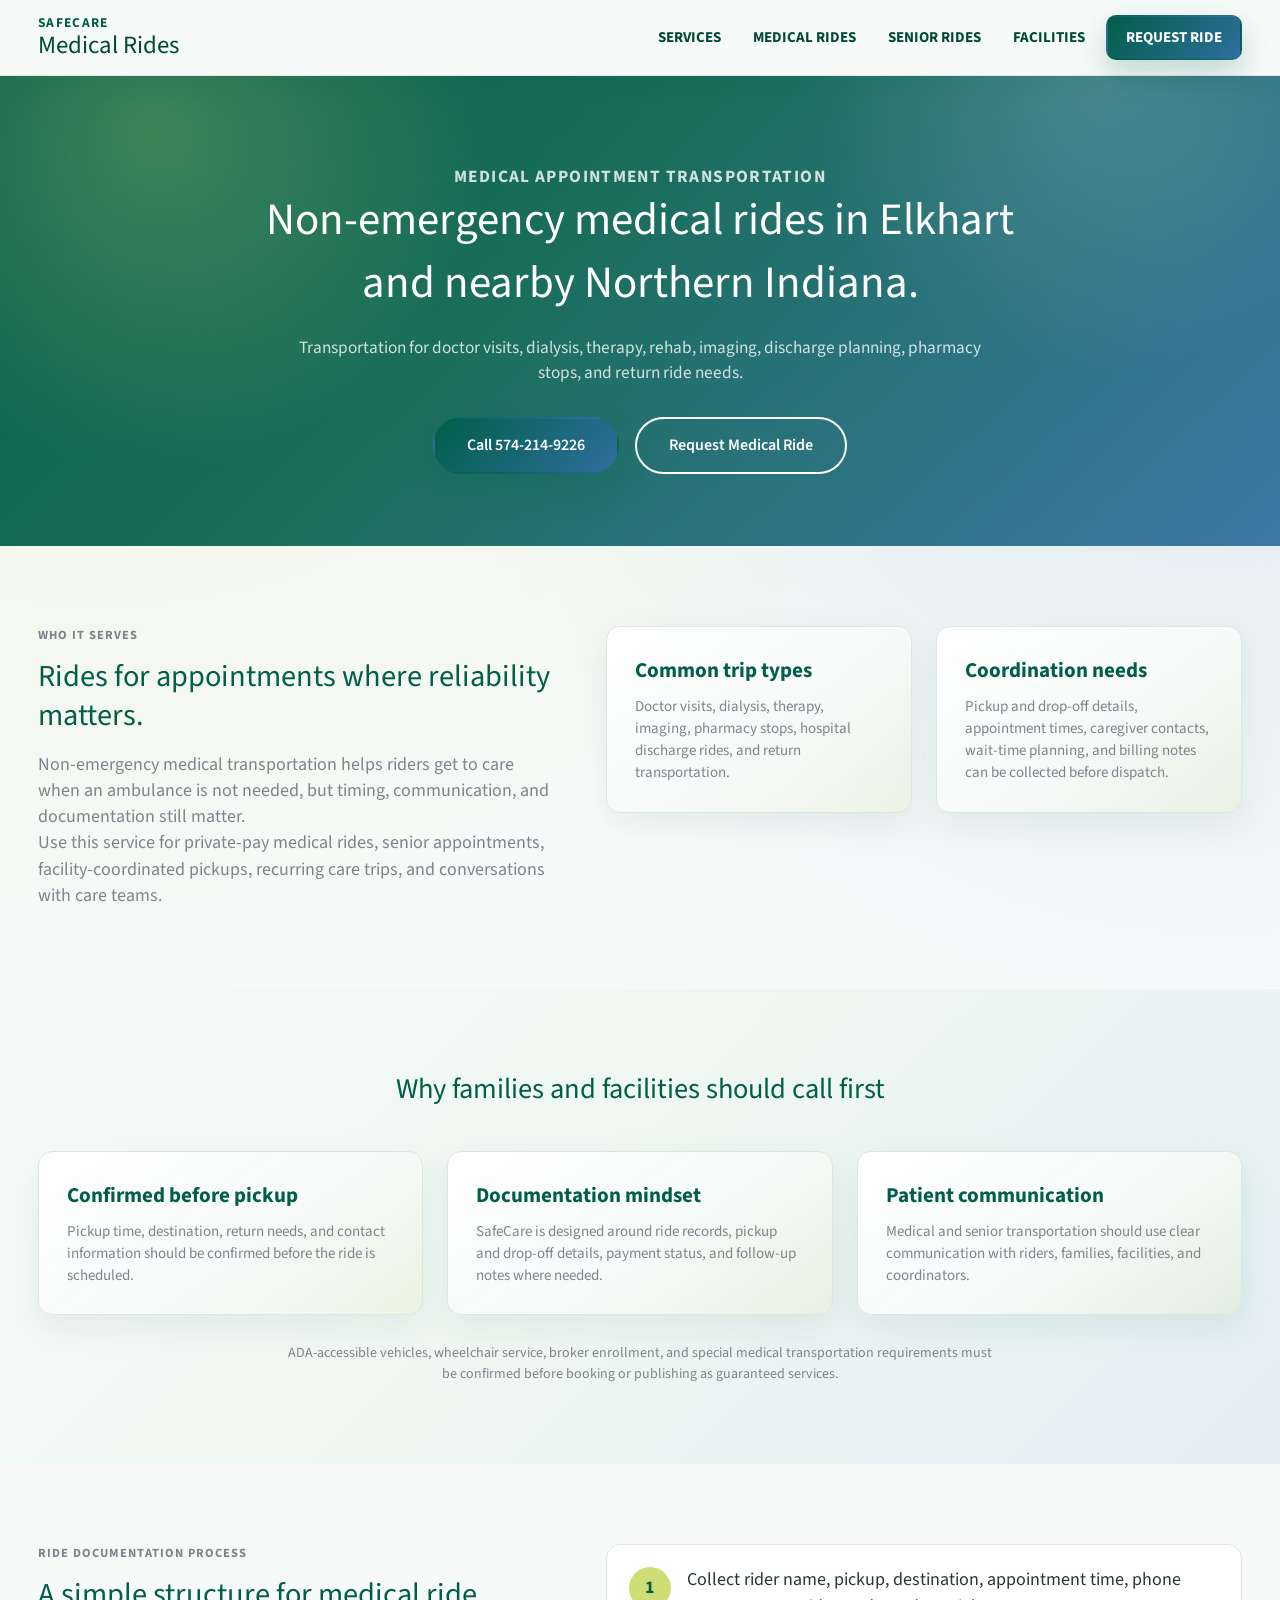
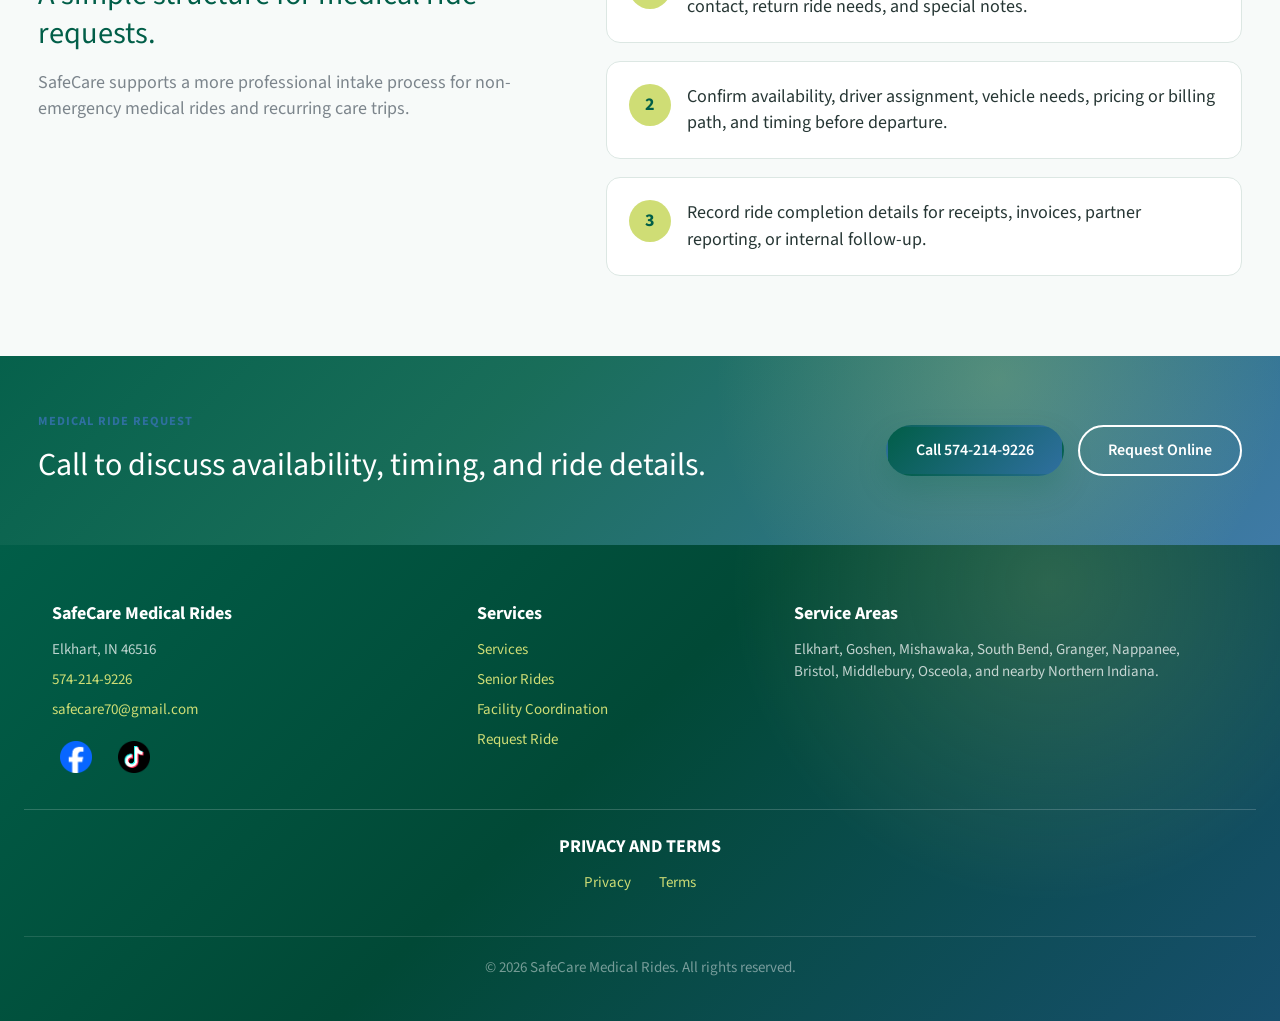
<file: src/pages/nemt.html>
<!DOCTYPE html>
<html lang="en">
<head>
  <meta charset="UTF-8" />
  <meta name="viewport" content="width=device-width, initial-scale=1.0" />
  <title>Medical Appointment Transportation in Elkhart, IN | SafeCare Medical Rides</title>
  <meta name="description" content="Non-emergency medical transportation in Elkhart, IN for appointments, dialysis, therapy, discharge rides, return trips, seniors, and facility coordination." />
  <link rel="preconnect" href="https://fonts.googleapis.com">
  <link rel="preconnect" href="https://fonts.gstatic.com" crossorigin>
  <link href="https://fonts.googleapis.com/css2?family=Source+Sans+Pro:wght@400;600;700&display=swap" rel="stylesheet">
  <link rel="stylesheet" href="../css/main.css" />
  <link rel="stylesheet" href="../css/components.css" />
</head>
<body>
  <header class="nav">
    <div class="nav__inner container">
      <a href="../../index.html" class="nav__logo"><span>SafeCare</span>
          <strong>Medical Rides</strong></a>
      <nav class="nav__links">
        <a href="services.html">Services</a>
        <a href="nemt.html">Medical Rides</a>
        <a href="senior.html">Senior Rides</a>
        <a href="facilities.html">Facilities</a>
        <a href="contact.html" class="btn btn--primary">Request Ride</a>
      </nav>
      <button class="nav__toggle" aria-label="Toggle menu">&#9776;</button>
    </div>
  </header>

  <main>
    <section class="page-hero">
      <div class="container page-hero__inner">
        <p class="eyebrow">Medical Appointment Transportation</p>
        <h1>Non-emergency medical rides in Elkhart and nearby Northern Indiana.</h1>
        <p>Transportation for doctor visits, dialysis, therapy, rehab, imaging, discharge planning, pharmacy stops, and return ride needs.</p>
        <div class="page-hero__actions">
          <a href="tel:+15742149226" class="btn btn--primary btn--lg">Call 574-214-9226</a>
          <a href="contact.html" class="btn btn--outline btn--lg">Request Medical Ride</a>
        </div>
      </div>
    </section>

    <section class="page-section">
      <div class="container split-section">
        <div>
          <p class="eyebrow">Who It Serves</p>
          <h2>Rides for appointments where reliability matters.</h2>
          <p>Non-emergency medical transportation helps riders get to care when an ambulance is not needed, but timing, communication, and documentation still matter.</p>
          <p>Use this service for private-pay medical rides, senior appointments, facility-coordinated pickups, recurring care trips, and conversations with care teams.</p>
        </div>
        <div class="info-grid info-grid--two">
          <article class="info-card">
            <h3>Common trip types</h3>
            <p>Doctor visits, dialysis, therapy, imaging, pharmacy stops, hospital discharge rides, and return transportation.</p>
          </article>
          <article class="info-card">
            <h3>Coordination needs</h3>
            <p>Pickup and drop-off details, appointment times, caregiver contacts, wait-time planning, and billing notes can be collected before dispatch.</p>
          </article>
        </div>
      </div>
    </section>

    <section class="page-section page-section--muted">
      <div class="container">
        <h2 class="section-title">Why families and facilities should call first</h2>
        <div class="info-grid">
          <article class="info-card">
            <h3>Confirmed before pickup</h3>
            <p>Pickup time, destination, return needs, and contact information should be confirmed before the ride is scheduled.</p>
          </article>
          <article class="info-card">
            <h3>Documentation mindset</h3>
            <p>SafeCare is designed around ride records, pickup and drop-off details, payment status, and follow-up notes where needed.</p>
          </article>
          <article class="info-card">
            <h3>Patient communication</h3>
            <p>Medical and senior transportation should use clear communication with riders, families, facilities, and coordinators.</p>
          </article>
        </div>
        <p class="compliance-note">ADA-accessible vehicles, wheelchair service, broker enrollment, and special medical transportation requirements must be confirmed before booking or publishing as guaranteed services.</p>
      </div>
    </section>

    <section class="page-section" id="ride-planning">
      <div class="container split-section">
        <div>
          <p class="eyebrow">Ride Documentation Process</p>
          <h2>A simple structure for medical ride requests.</h2>
          <p>SafeCare supports a more professional intake process for non-emergency medical rides and recurring care trips.</p>
        </div>
        <div class="step-list">
          <div class="step">
            <span>1</span>
            <p>Collect rider name, pickup, destination, appointment time, phone contact, return ride needs, and special notes.</p>
          </div>
          <div class="step">
            <span>2</span>
            <p>Confirm availability, driver assignment, vehicle needs, pricing or billing path, and timing before departure.</p>
          </div>
          <div class="step">
            <span>3</span>
            <p>Record ride completion details for receipts, invoices, partner reporting, or internal follow-up.</p>
          </div>
        </div>
      </div>
    </section>

    <section class="cta-band">
      <div class="container cta-band__inner">
        <div>
          <p class="eyebrow">Medical Ride Request</p>
          <h2>Call to discuss availability, timing, and ride details.</h2>
        </div>
        <div class="cta-band__actions">
          <a href="tel:+15742149226" class="btn btn--primary">Call 574-214-9226</a>
          <a href="contact.html" class="btn btn--outline">Request Online</a>
        </div>
      </div>
    </section>
  </main>

  <a href="tel:+15742149226" class="sticky-call">Call 574-214-9226</a>

  <footer class="footer">
    <div class="container footer__grid">
      <div><strong>SafeCare Medical Rides</strong><p>Elkhart, IN 46516</p><p><a href="tel:+15742149226">574-214-9226</a></p><p><a href="mailto:safecare70@gmail.com">safecare70@gmail.com</a></p><div class="social-links" aria-label="SafeCare social media"><a href="https://www.facebook.com/share/17e9rbNxzv/" target="_blank" rel="noopener" aria-label="SafeCare Medical Rides on Facebook" class="social-logo"><img src="../../public/images/facebook-logo.png" alt="" width="32" height="32" /></a><a href="https://www.tiktok.com/@safecaretransport?_r=1&amp;_t=ZP-97oWecIuBx9" target="_blank" rel="noopener" aria-label="SafeCare Medical Rides on TikTok" class="social-logo"><img src="../../public/images/tiktok-logo.png" alt="" width="32" height="32" /></a></div></div>
      <div><strong>Services</strong><a href="services.html">Services</a><a href="senior.html">Senior Rides</a><a href="facilities.html">Facility Coordination</a><a href="contact.html">Request Ride</a></div>
      <div><strong>Service Areas</strong><p>Elkhart, Goshen, Mishawaka, South Bend, Granger, Nappanee, Bristol, Middlebury, Osceola, and nearby Northern Indiana.</p></div>
    </div>
    <div class="container footer__legal"><strong>PRIVACY AND TERMS</strong><nav aria-label="Privacy and terms"><a href="privacy.html">Privacy</a><a href="terms.html">Terms</a></nav></div>
    <p class="footer__copy">&copy; 2026 SafeCare Medical Rides. All rights reserved.</p>
  </footer>

  <script src="../js/main.js"></script>
</body>
</html>
</file>
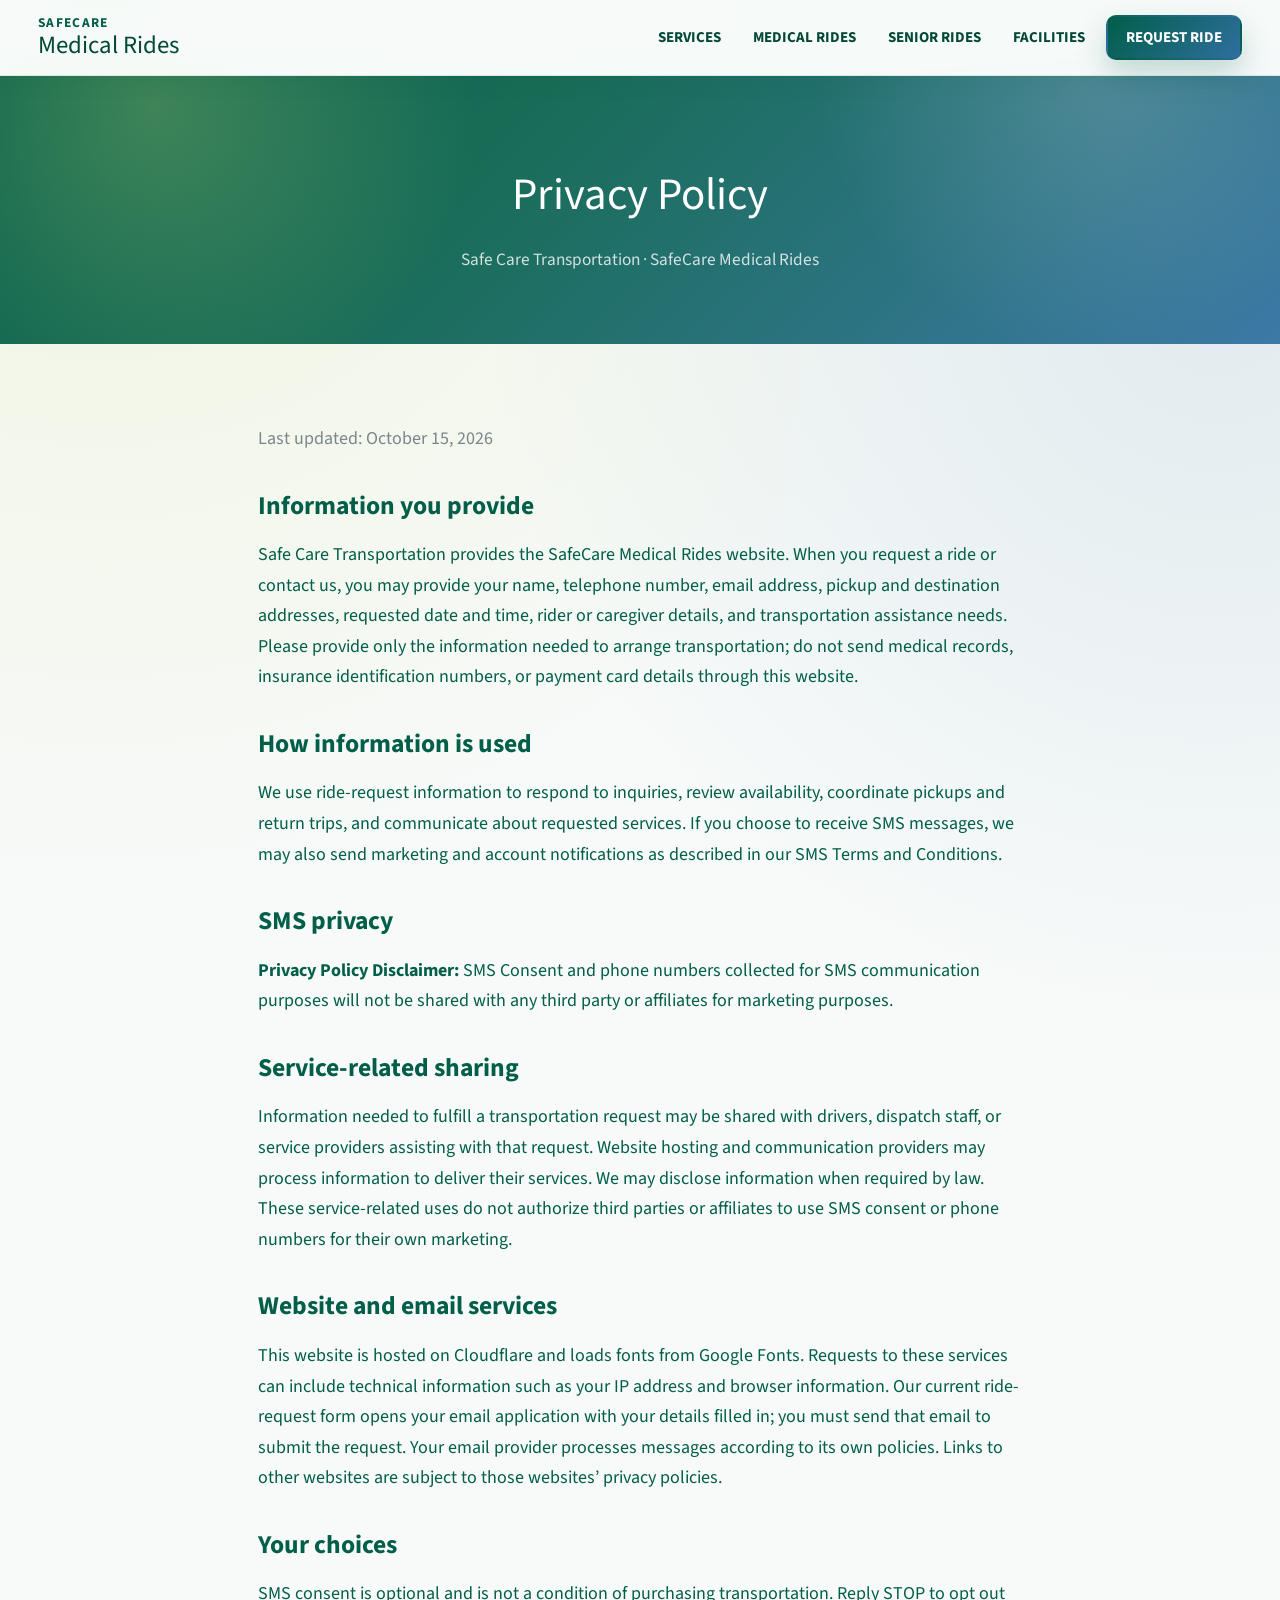
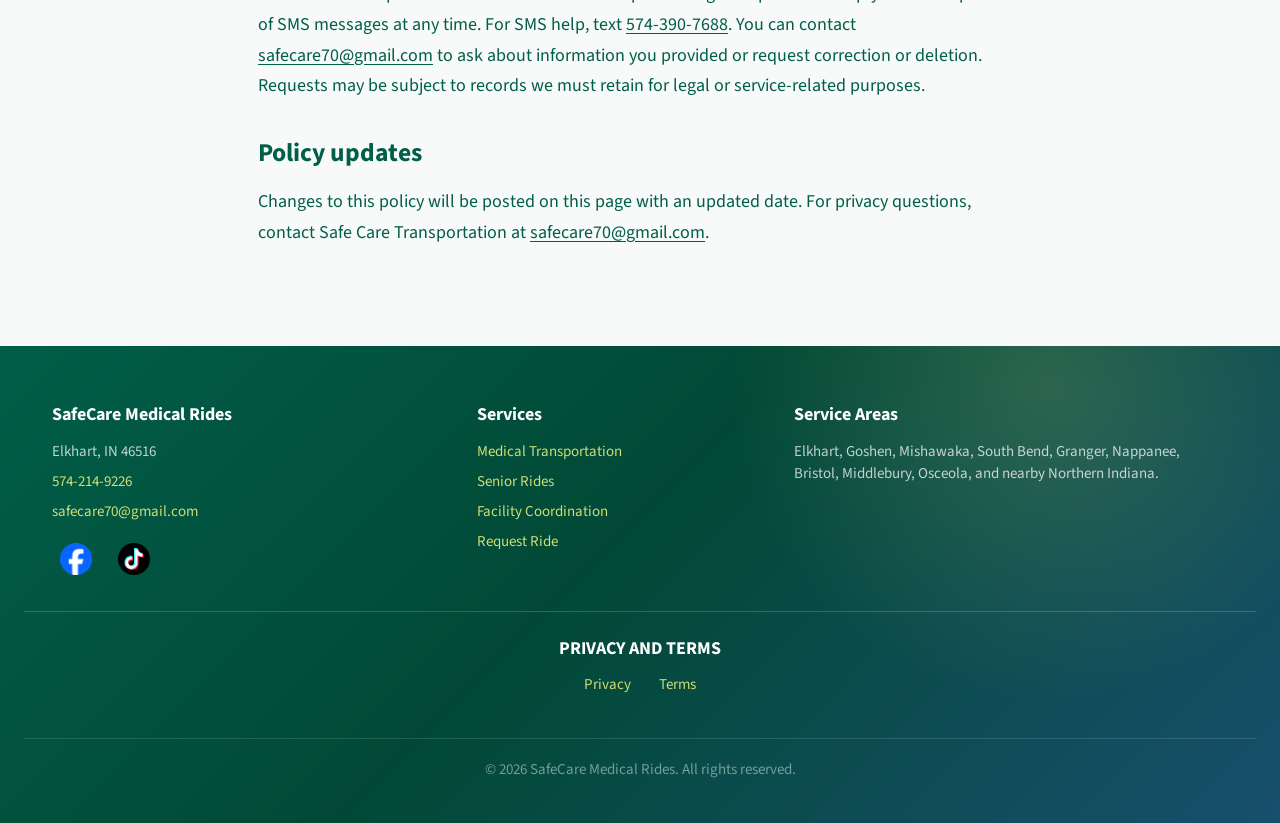
<file: src/pages/privacy.html>
<!DOCTYPE html>
<html lang="en">
<head>
  <meta charset="UTF-8" />
  <meta name="viewport" content="width=device-width, initial-scale=1.0" />
  <title>Privacy Policy | SafeCare Medical Rides</title>
  <meta name="description" content="Privacy Policy for Safe Care Transportation and SafeCare Medical Rides." />
  <link rel="preconnect" href="https://fonts.googleapis.com">
  <link rel="preconnect" href="https://fonts.gstatic.com" crossorigin>
  <link href="https://fonts.googleapis.com/css2?family=Source+Sans+Pro:wght@400;600;700&display=swap" rel="stylesheet">
  <link rel="stylesheet" href="../css/main.css" />
  <link rel="stylesheet" href="../css/components.css" />
</head>
<body>
  <header class="nav">
    <div class="nav__inner container">
      <a href="../../index.html" class="nav__logo"><span>SafeCare</span>
          <strong>Medical Rides</strong></a>
      <nav class="nav__links">
        <a href="services.html">Services</a>
        <a href="nemt.html">Medical Rides</a>
        <a href="senior.html">Senior Rides</a>
        <a href="facilities.html">Facilities</a>
        <a href="contact.html" class="btn btn--primary">Request Ride</a>
      </nav>
      <button class="nav__toggle" aria-label="Toggle menu">&#9776;</button>
    </div>
  </header>

  <main id="main-content">
    <section class="page-hero"><div class="container page-hero__inner"><h1>Privacy Policy</h1><p>Safe Care Transportation · SafeCare Medical Rides</p></div></section>
    <section class="page-section"><article class="container policy-content"><p class="policy-date">Last updated: October 15, 2026</p><h2>Information you provide</h2>
<p>Safe Care Transportation provides the SafeCare Medical Rides website. When you request a ride or contact us, you may provide your name, telephone number, email address, pickup and destination addresses, requested date and time, rider or caregiver details, and transportation assistance needs. Please provide only the information needed to arrange transportation; do not send medical records, insurance identification numbers, or payment card details through this website.</p>
<h2>How information is used</h2>
<p>We use ride-request information to respond to inquiries, review availability, coordinate pickups and return trips, and communicate about requested services. If you choose to receive SMS messages, we may also send marketing and account notifications as described in our SMS Terms and Conditions.</p>
<h2>SMS privacy</h2>
<p><strong>Privacy Policy Disclaimer:</strong> SMS Consent and phone numbers collected for SMS communication purposes will not be shared with any third party or affiliates for marketing purposes.</p>
<h2>Service-related sharing</h2>
<p>Information needed to fulfill a transportation request may be shared with drivers, dispatch staff, or service providers assisting with that request. Website hosting and communication providers may process information to deliver their services. We may disclose information when required by law. These service-related uses do not authorize third parties or affiliates to use SMS consent or phone numbers for their own marketing.</p>
<h2>Website and email services</h2>
<p>This website is hosted on Cloudflare and loads fonts from Google Fonts. Requests to these services can include technical information such as your IP address and browser information. Our current ride-request form opens your email application with your details filled in; you must send that email to submit the request. Your email provider processes messages according to its own policies. Links to other websites are subject to those websites’ privacy policies.</p>
<h2>Your choices</h2>
<p>SMS consent is optional and is not a condition of purchasing transportation. Reply STOP to opt out of SMS messages at any time. For SMS help, text <a href="sms:+15743907688">574-390-7688</a>. You can contact <a href="mailto:safecare70@gmail.com">safecare70@gmail.com</a> to ask about information you provided or request correction or deletion. Requests may be subject to records we must retain for legal or service-related purposes.</p>
<h2>Policy updates</h2>
<p>Changes to this policy will be posted on this page with an updated date. For privacy questions, contact Safe Care Transportation at <a href="mailto:safecare70@gmail.com">safecare70@gmail.com</a>.</p></article></section>
  </main>

  <a href="tel:+15742149226" class="sticky-call">Call 574-214-9226</a>

  <footer class="footer">
    <div class="container footer__grid">
      <div><strong>SafeCare Medical Rides</strong><p>Elkhart, IN 46516</p><p><a href="tel:+15742149226">574-214-9226</a></p><p><a href="mailto:safecare70@gmail.com">safecare70@gmail.com</a></p><div class="social-links" aria-label="SafeCare social media"><a href="https://www.facebook.com/share/17e9rbNxzv/" target="_blank" rel="noopener" aria-label="SafeCare Medical Rides on Facebook" class="social-logo"><img src="../../public/images/facebook-logo.png" alt="" width="32" height="32" /></a><a href="https://www.tiktok.com/@safecaretransport?_r=1&amp;_t=ZP-97oWecIuBx9" target="_blank" rel="noopener" aria-label="SafeCare Medical Rides on TikTok" class="social-logo"><img src="../../public/images/tiktok-logo.png" alt="" width="32" height="32" /></a></div></div>
      <div><strong>Services</strong><a href="nemt.html">Medical Transportation</a><a href="senior.html">Senior Rides</a><a href="facilities.html">Facility Coordination</a><a href="contact.html">Request Ride</a></div>
      <div><strong>Service Areas</strong><p>Elkhart, Goshen, Mishawaka, South Bend, Granger, Nappanee, Bristol, Middlebury, Osceola, and nearby Northern Indiana.</p></div>
    </div>
    <div class="container footer__legal"><strong>PRIVACY AND TERMS</strong><nav aria-label="Privacy and terms"><a href="privacy.html">Privacy</a><a href="terms.html">Terms</a></nav></div>
    <p class="footer__copy">&copy; 2026 SafeCare Medical Rides. All rights reserved.</p>
  </footer>

  <script src="../js/main.js"></script>
</body>
</html>
</file>
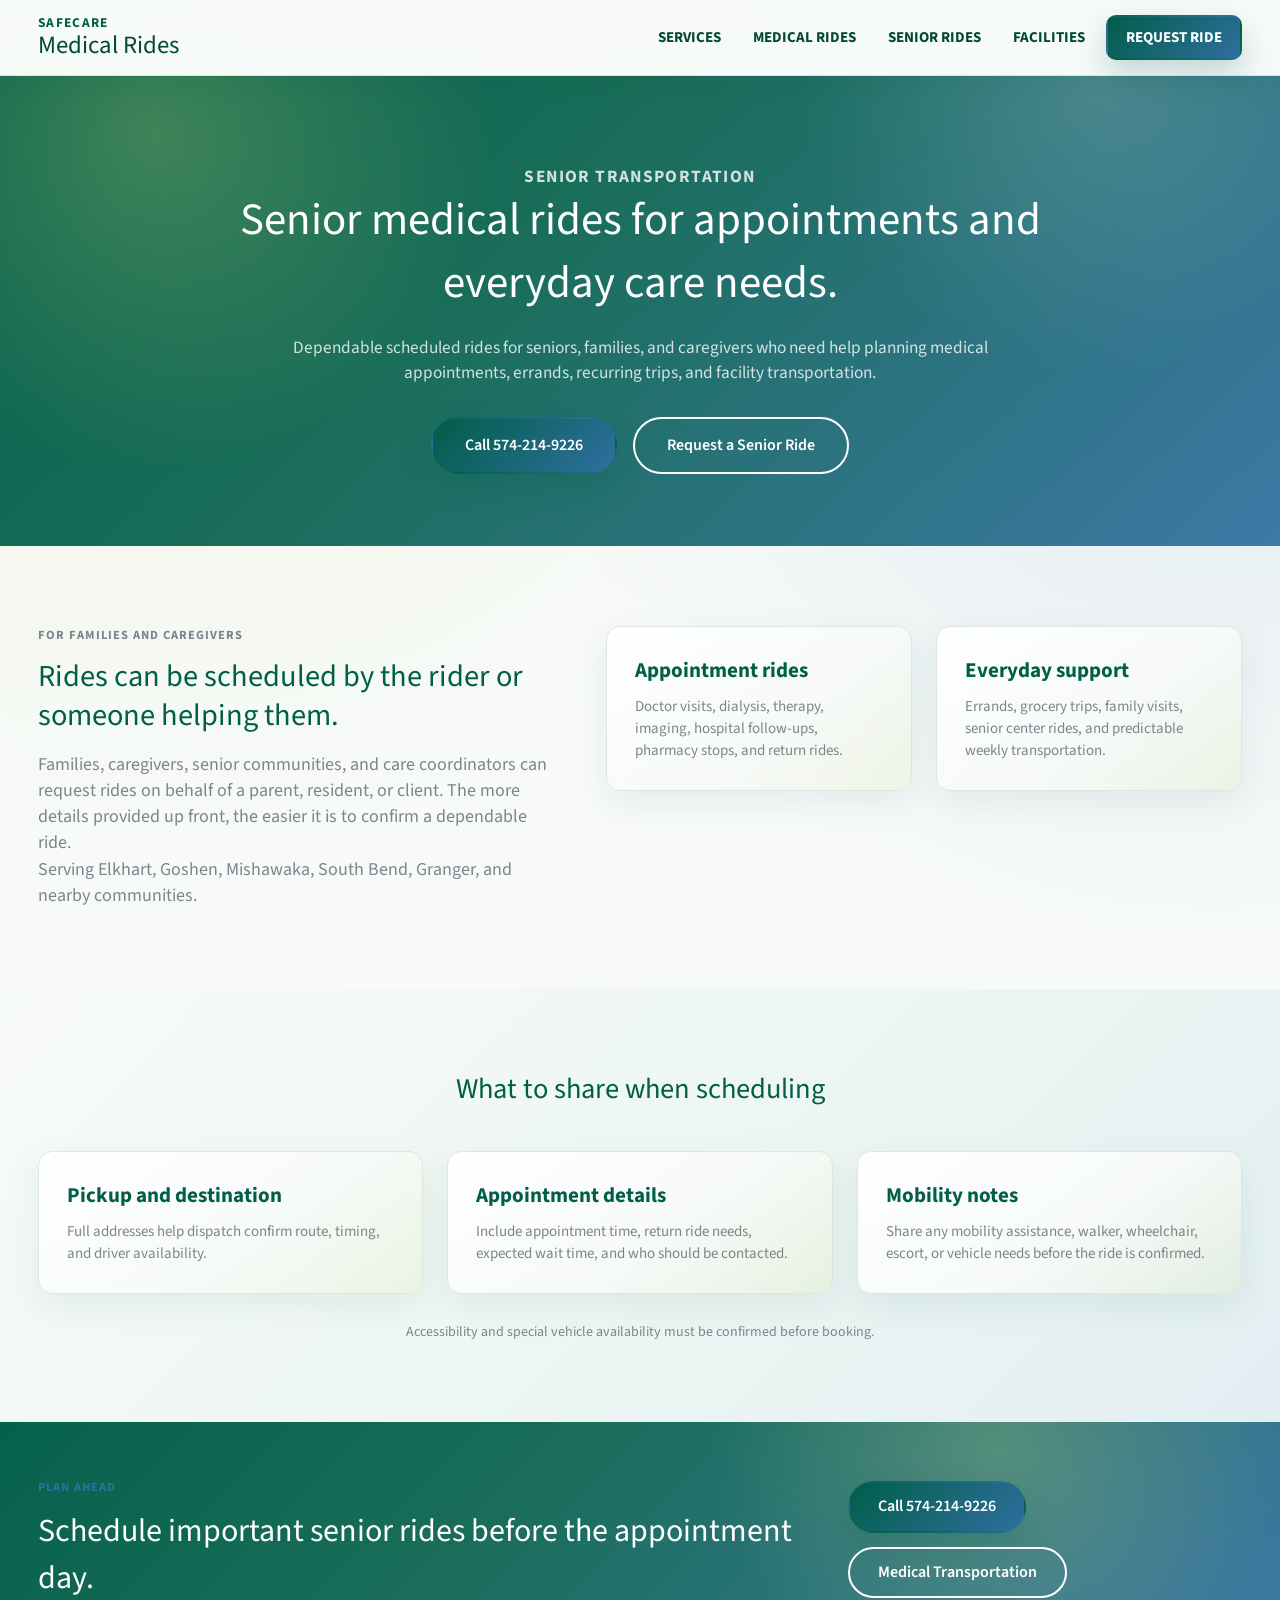
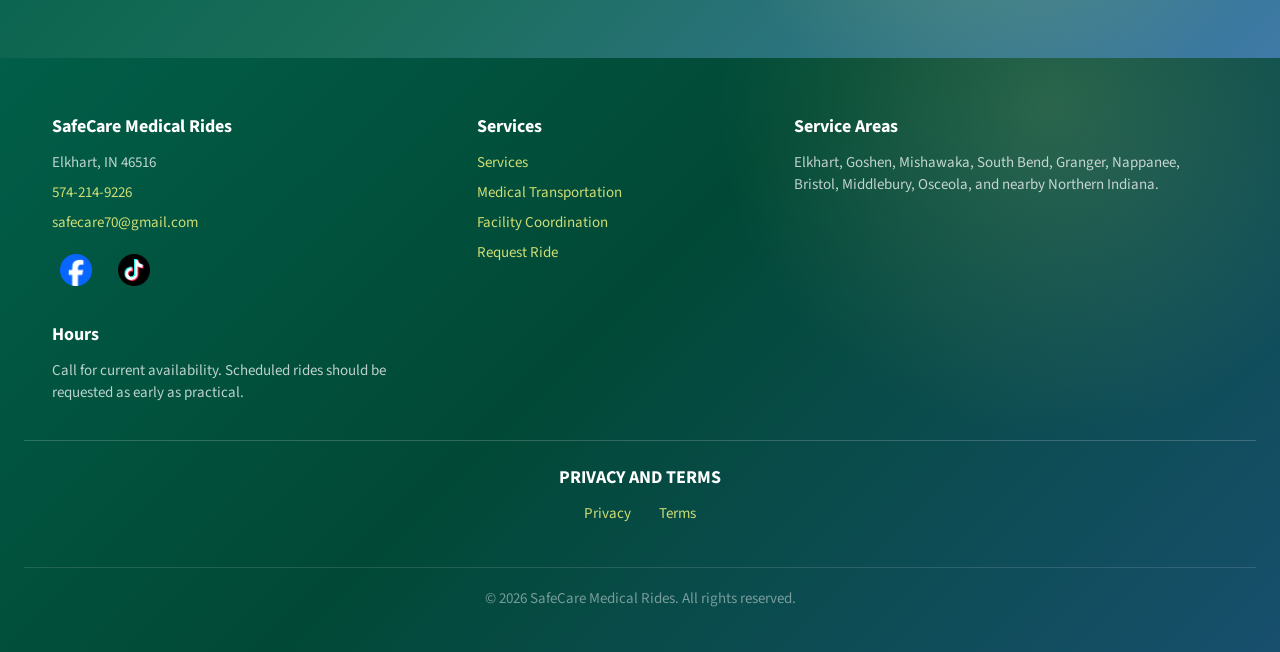
<file: src/pages/senior.html>
<!DOCTYPE html>
<html lang="en">
<head>
  <meta charset="UTF-8" />
  <meta name="viewport" content="width=device-width, initial-scale=1.0" />
  <title>Senior Medical Transportation Elkhart IN | SafeCare Medical Rides</title>
  <meta name="description" content="Senior transportation in Elkhart, IN for medical appointments, dialysis, therapy, errands, family visits, and recurring scheduled rides." />
  <link rel="preconnect" href="https://fonts.googleapis.com">
  <link rel="preconnect" href="https://fonts.gstatic.com" crossorigin>
  <link href="https://fonts.googleapis.com/css2?family=Source+Sans+Pro:wght@400;600;700&display=swap" rel="stylesheet">
  <link rel="stylesheet" href="../css/main.css" />
  <link rel="stylesheet" href="../css/components.css" />
</head>
<body>
  <header class="nav">
    <div class="nav__inner container">
      <a href="../../index.html" class="nav__logo"><span>SafeCare</span>
          <strong>Medical Rides</strong></a>
      <nav class="nav__links">
        <a href="services.html">Services</a>
        <a href="nemt.html">Medical Rides</a>
        <a href="senior.html">Senior Rides</a>
        <a href="facilities.html">Facilities</a>
        <a href="contact.html" class="btn btn--primary">Request Ride</a>
      </nav>
      <button class="nav__toggle" aria-label="Toggle menu">&#9776;</button>
    </div>
  </header>

  <main>
    <section class="page-hero">
      <div class="container page-hero__inner">
        <p class="eyebrow">Senior Transportation</p>
        <h1>Senior medical rides for appointments and everyday care needs.</h1>
        <p>Dependable scheduled rides for seniors, families, and caregivers who need help planning medical appointments, errands, recurring trips, and facility transportation.</p>
        <div class="page-hero__actions">
          <a href="tel:+15742149226" class="btn btn--primary btn--lg">Call 574-214-9226</a>
          <a href="contact.html" class="btn btn--outline btn--lg">Request a Senior Ride</a>
        </div>
      </div>
    </section>

    <section class="page-section">
      <div class="container split-section">
        <div>
          <p class="eyebrow">For Families and Caregivers</p>
          <h2>Rides can be scheduled by the rider or someone helping them.</h2>
          <p>Families, caregivers, senior communities, and care coordinators can request rides on behalf of a parent, resident, or client. The more details provided up front, the easier it is to confirm a dependable ride.</p>
          <p>Serving Elkhart, Goshen, Mishawaka, South Bend, Granger, and nearby communities.</p>
        </div>
        <div class="info-grid info-grid--two">
          <article class="info-card"><h3>Appointment rides</h3><p>Doctor visits, dialysis, therapy, imaging, hospital follow-ups, pharmacy stops, and return rides.</p></article>
          <article class="info-card"><h3>Everyday support</h3><p>Errands, grocery trips, family visits, senior center rides, and predictable weekly transportation.</p></article>
        </div>
      </div>
    </section>

    <section class="page-section page-section--muted">
      <div class="container">
        <h2 class="section-title">What to share when scheduling</h2>
        <div class="info-grid">
          <article class="info-card"><h3>Pickup and destination</h3><p>Full addresses help dispatch confirm route, timing, and driver availability.</p></article>
          <article class="info-card"><h3>Appointment details</h3><p>Include appointment time, return ride needs, expected wait time, and who should be contacted.</p></article>
          <article class="info-card"><h3>Mobility notes</h3><p>Share any mobility assistance, walker, wheelchair, escort, or vehicle needs before the ride is confirmed.</p></article>
        </div>
        <p class="compliance-note">Accessibility and special vehicle availability must be confirmed before booking.</p>
      </div>
    </section>

    <section class="cta-band">
      <div class="container cta-band__inner">
        <div>
          <p class="eyebrow">Plan Ahead</p>
          <h2>Schedule important senior rides before the appointment day.</h2>
        </div>
        <div class="cta-band__actions">
          <a href="tel:+15742149226" class="btn btn--primary">Call 574-214-9226</a>
          <a href="nemt.html" class="btn btn--outline">Medical Transportation</a>
        </div>
      </div>
    </section>
  </main>

  <a href="tel:+15742149226" class="sticky-call">Call 574-214-9226</a>

  <footer class="footer">
    <div class="container footer__grid">
      <div><strong>SafeCare Medical Rides</strong><p>Elkhart, IN 46516</p><p><a href="tel:+15742149226">574-214-9226</a></p><p><a href="mailto:safecare70@gmail.com">safecare70@gmail.com</a></p><div class="social-links" aria-label="SafeCare social media"><a href="https://www.facebook.com/share/17e9rbNxzv/" target="_blank" rel="noopener" aria-label="SafeCare Medical Rides on Facebook" class="social-logo"><img src="../../public/images/facebook-logo.png" alt="" width="32" height="32" /></a><a href="https://www.tiktok.com/@safecaretransport?_r=1&amp;_t=ZP-97oWecIuBx9" target="_blank" rel="noopener" aria-label="SafeCare Medical Rides on TikTok" class="social-logo"><img src="../../public/images/tiktok-logo.png" alt="" width="32" height="32" /></a></div></div>
      <div><strong>Services</strong><a href="services.html">Services</a><a href="nemt.html">Medical Transportation</a><a href="facilities.html">Facility Coordination</a><a href="contact.html">Request Ride</a></div>
      <div><strong>Service Areas</strong><p>Elkhart, Goshen, Mishawaka, South Bend, Granger, Nappanee, Bristol, Middlebury, Osceola, and nearby Northern Indiana.</p></div>
      <div><strong>Hours</strong><p>Call for current availability. Scheduled rides should be requested as early as practical.</p></div>
    </div>
    <div class="container footer__legal"><strong>PRIVACY AND TERMS</strong><nav aria-label="Privacy and terms"><a href="privacy.html">Privacy</a><a href="terms.html">Terms</a></nav></div>
    <p class="footer__copy">&copy; 2026 SafeCare Medical Rides. All rights reserved.</p>
  </footer>

  <script src="../js/main.js"></script>
</body>
</html>
</file>
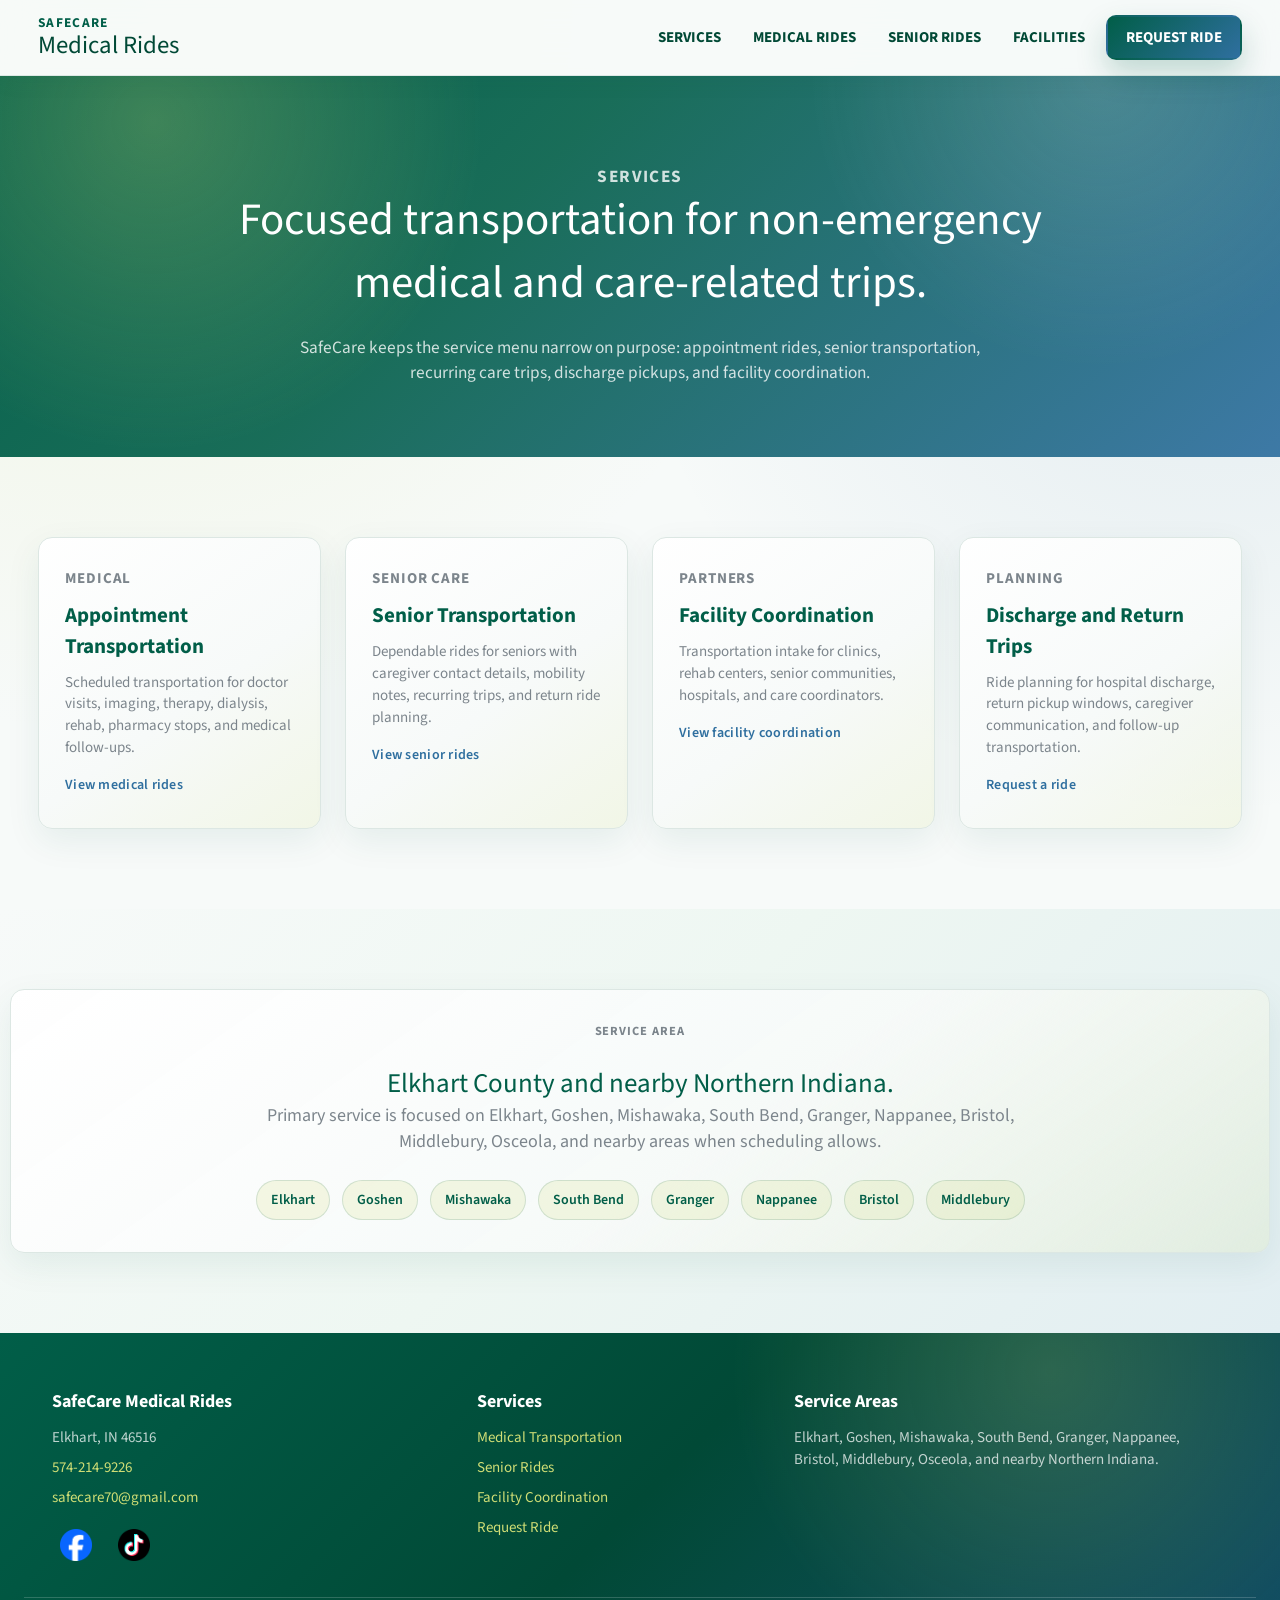
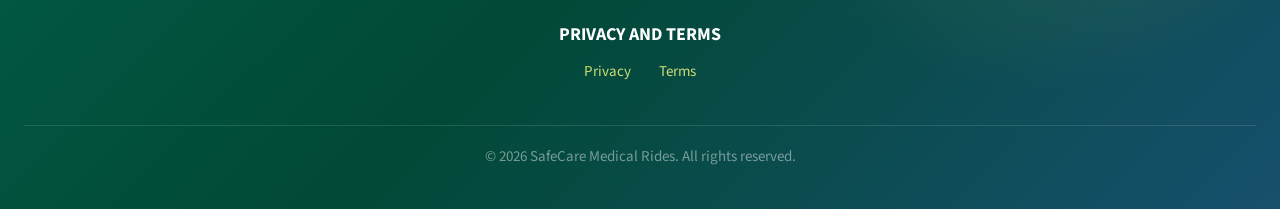
<file: src/pages/services.html>
<!DOCTYPE html>
<html lang="en">
<head>
  <meta charset="UTF-8" />
  <meta name="viewport" content="width=device-width, initial-scale=1.0" />
  <title>SafeCare Medical Rides Services | Medical, Senior and Facility Rides</title>
  <meta name="description" content="SafeCare Medical Rides services include medical appointment rides, senior transportation, dialysis and therapy rides, discharge pickups, and facility transportation coordination in Elkhart, IN." />
  <link rel="preconnect" href="https://fonts.googleapis.com">
  <link rel="preconnect" href="https://fonts.gstatic.com" crossorigin>
  <link href="https://fonts.googleapis.com/css2?family=Source+Sans+Pro:wght@400;600;700&display=swap" rel="stylesheet">
  <link rel="stylesheet" href="../css/main.css" />
  <link rel="stylesheet" href="../css/components.css" />
</head>
<body>
  <header class="nav">
    <div class="nav__inner container">
      <a href="../../index.html" class="nav__logo"><span>SafeCare</span>
          <strong>Medical Rides</strong></a>
      <nav class="nav__links">
        <a href="services.html">Services</a>
        <a href="nemt.html">Medical Rides</a>
        <a href="senior.html">Senior Rides</a>
        <a href="facilities.html">Facilities</a>
        <a href="contact.html" class="btn btn--primary">Request Ride</a>
      </nav>
      <button class="nav__toggle" aria-label="Toggle menu">&#9776;</button>
    </div>
  </header>

  <main>
    <section class="page-hero">
      <div class="container page-hero__inner">
        <p class="eyebrow">Services</p>
        <h1>Focused transportation for non-emergency medical and care-related trips.</h1>
        <p>SafeCare keeps the service menu narrow on purpose: appointment rides, senior transportation, recurring care trips, discharge pickups, and facility coordination.</p>
      </div>
    </section>

    <section class="page-section">
      <div class="container">
        <div class="service-grid">
          <article class="service-card">
            <p class="service-card__label">Medical</p>
            <h3>Appointment Transportation</h3>
            <p>Scheduled transportation for doctor visits, imaging, therapy, dialysis, rehab, pharmacy stops, and medical follow-ups.</p>
            <a href="nemt.html" class="card__link">View medical rides</a>
          </article>
          <article class="service-card">
            <p class="service-card__label">Senior Care</p>
            <h3>Senior Transportation</h3>
            <p>Dependable rides for seniors with caregiver contact details, mobility notes, recurring trips, and return ride planning.</p>
            <a href="senior.html" class="card__link">View senior rides</a>
          </article>
          <article class="service-card">
            <p class="service-card__label">Partners</p>
            <h3>Facility Coordination</h3>
            <p>Transportation intake for clinics, rehab centers, senior communities, hospitals, and care coordinators.</p>
            <a href="facilities.html" class="card__link">View facility coordination</a>
          </article>
          <article class="service-card">
            <p class="service-card__label">Planning</p>
            <h3>Discharge and Return Trips</h3>
            <p>Ride planning for hospital discharge, return pickup windows, caregiver communication, and follow-up transportation.</p>
            <a href="contact.html" class="card__link">Request a ride</a>
          </article>
        </div>
      </div>
    </section>

    <section class="page-section page-section--muted">
      <div class="container service-area-panel">
        <p class="eyebrow eyebrow--center">Service Area</p>
        <h2>Elkhart County and nearby Northern Indiana.</h2>
        <p>Primary service is focused on Elkhart, Goshen, Mishawaka, South Bend, Granger, Nappanee, Bristol, Middlebury, Osceola, and nearby areas when scheduling allows.</p>
        <div class="area-tags">
          <span>Elkhart</span>
          <span>Goshen</span>
          <span>Mishawaka</span>
          <span>South Bend</span>
          <span>Granger</span>
          <span>Nappanee</span>
          <span>Bristol</span>
          <span>Middlebury</span>
        </div>
      </div>
    </section>
  </main>

  <a href="tel:+15742149226" class="sticky-call">Call 574-214-9226</a>

  <footer class="footer">
    <div class="container footer__grid">
      <div><strong>SafeCare Medical Rides</strong><p>Elkhart, IN 46516</p><p><a href="tel:+15742149226">574-214-9226</a></p><p><a href="mailto:safecare70@gmail.com">safecare70@gmail.com</a></p><div class="social-links" aria-label="SafeCare social media"><a href="https://www.facebook.com/share/17e9rbNxzv/" target="_blank" rel="noopener" aria-label="SafeCare Medical Rides on Facebook" class="social-logo"><img src="../../public/images/facebook-logo.png" alt="" width="32" height="32" /></a><a href="https://www.tiktok.com/@safecaretransport?_r=1&amp;_t=ZP-97oWecIuBx9" target="_blank" rel="noopener" aria-label="SafeCare Medical Rides on TikTok" class="social-logo"><img src="../../public/images/tiktok-logo.png" alt="" width="32" height="32" /></a></div></div>
      <div><strong>Services</strong><a href="nemt.html">Medical Transportation</a><a href="senior.html">Senior Rides</a><a href="facilities.html">Facility Coordination</a><a href="contact.html">Request Ride</a></div>
      <div><strong>Service Areas</strong><p>Elkhart, Goshen, Mishawaka, South Bend, Granger, Nappanee, Bristol, Middlebury, Osceola, and nearby Northern Indiana.</p></div>
    </div>
    <div class="container footer__legal"><strong>PRIVACY AND TERMS</strong><nav aria-label="Privacy and terms"><a href="privacy.html">Privacy</a><a href="terms.html">Terms</a></nav></div>
    <p class="footer__copy">&copy; 2026 SafeCare Medical Rides. All rights reserved.</p>
  </footer>

  <script src="../js/main.js"></script>
</body>
</html>
</file>
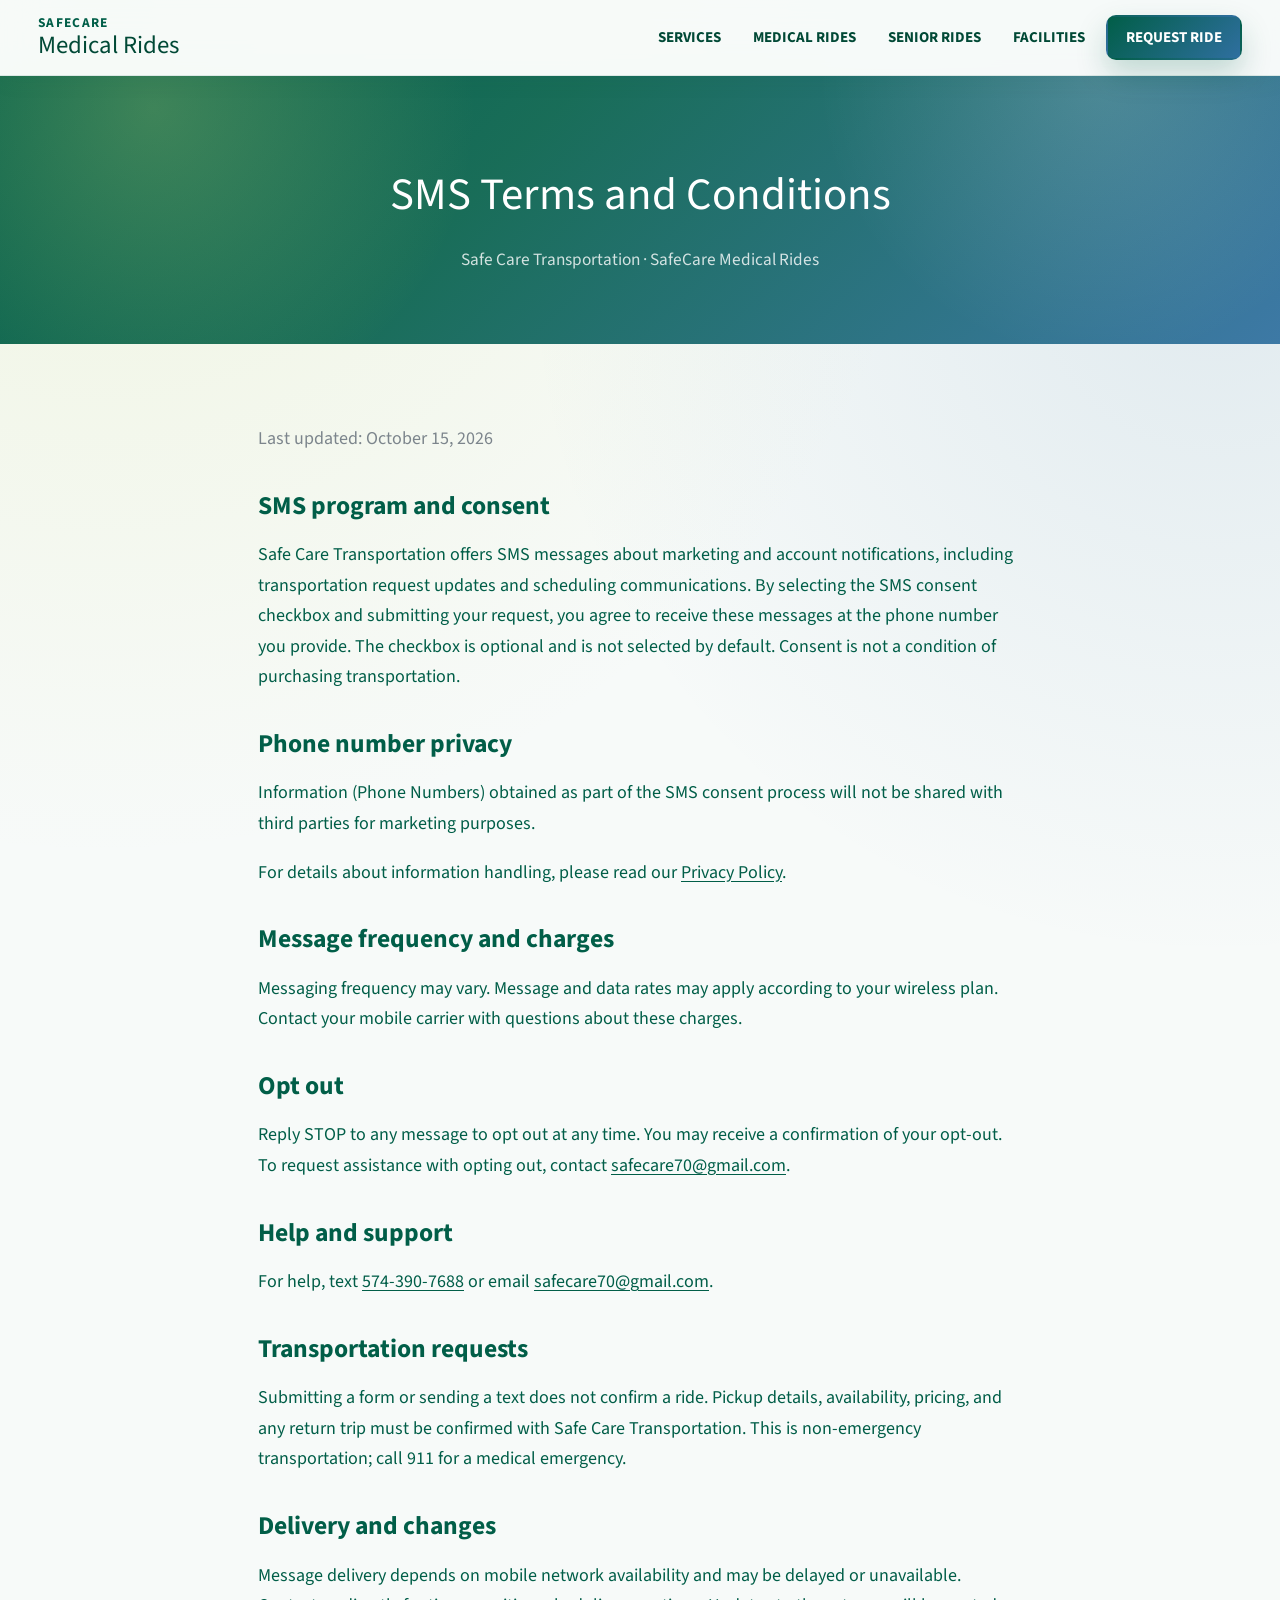
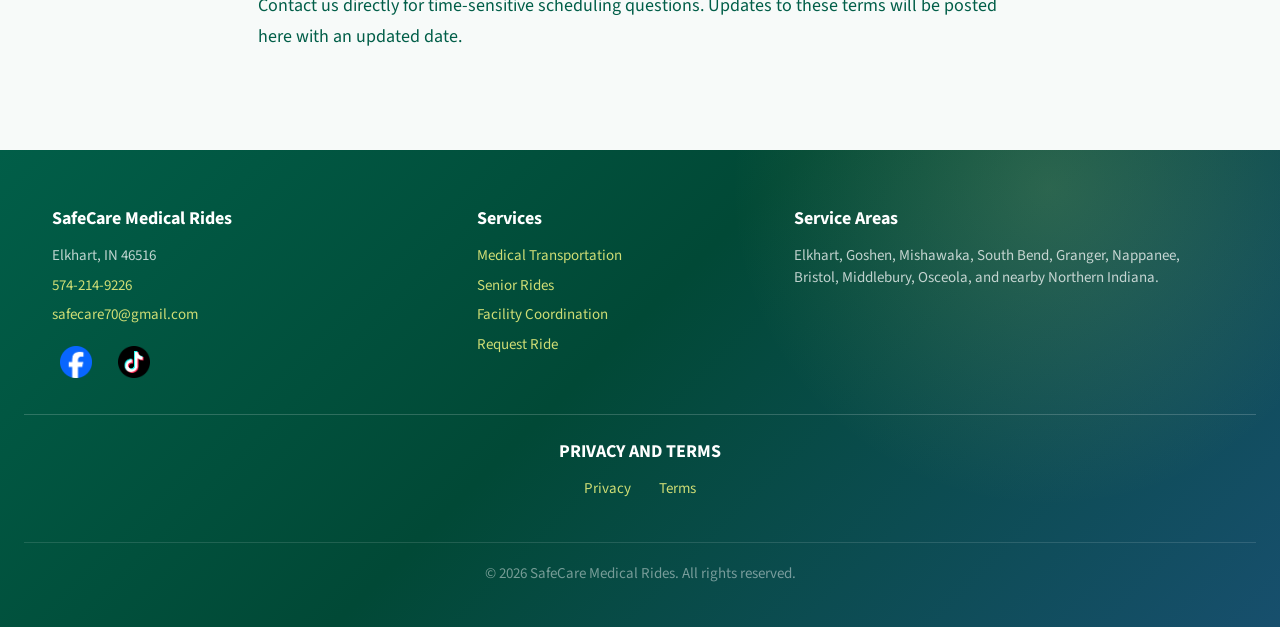
<file: src/pages/terms.html>
<!DOCTYPE html>
<html lang="en">
<head>
  <meta charset="UTF-8" />
  <meta name="viewport" content="width=device-width, initial-scale=1.0" />
  <title>SMS Terms and Conditions | SafeCare Medical Rides</title>
  <meta name="description" content="SMS Terms and Conditions for Safe Care Transportation and SafeCare Medical Rides." />
  <link rel="preconnect" href="https://fonts.googleapis.com">
  <link rel="preconnect" href="https://fonts.gstatic.com" crossorigin>
  <link href="https://fonts.googleapis.com/css2?family=Source+Sans+Pro:wght@400;600;700&display=swap" rel="stylesheet">
  <link rel="stylesheet" href="../css/main.css" />
  <link rel="stylesheet" href="../css/components.css" />
</head>
<body>
  <header class="nav">
    <div class="nav__inner container">
      <a href="../../index.html" class="nav__logo"><span>SafeCare</span>
          <strong>Medical Rides</strong></a>
      <nav class="nav__links">
        <a href="services.html">Services</a>
        <a href="nemt.html">Medical Rides</a>
        <a href="senior.html">Senior Rides</a>
        <a href="facilities.html">Facilities</a>
        <a href="contact.html" class="btn btn--primary">Request Ride</a>
      </nav>
      <button class="nav__toggle" aria-label="Toggle menu">&#9776;</button>
    </div>
  </header>

  <main id="main-content">
    <section class="page-hero"><div class="container page-hero__inner"><h1>SMS Terms and Conditions</h1><p>Safe Care Transportation · SafeCare Medical Rides</p></div></section>
    <section class="page-section"><article class="container policy-content"><p class="policy-date">Last updated: October 15, 2026</p><h2>SMS program and consent</h2>
<p>Safe Care Transportation offers SMS messages about marketing and account notifications, including transportation request updates and scheduling communications. By selecting the SMS consent checkbox and submitting your request, you agree to receive these messages at the phone number you provide. The checkbox is optional and is not selected by default. Consent is not a condition of purchasing transportation.</p>
<h2>Phone number privacy</h2>
<p>Information (Phone Numbers) obtained as part of the SMS consent process will not be shared with third parties for marketing purposes.</p>
<p>For details about information handling, please read our <a href="privacy.html">Privacy Policy</a>.</p>
<h2>Message frequency and charges</h2>
<p>Messaging frequency may vary. Message and data rates may apply according to your wireless plan. Contact your mobile carrier with questions about these charges.</p>
<h2>Opt out</h2>
<p>Reply STOP to any message to opt out at any time. You may receive a confirmation of your opt-out. To request assistance with opting out, contact <a href="mailto:safecare70@gmail.com">safecare70@gmail.com</a>.</p>
<h2>Help and support</h2>
<p>For help, text <a href="sms:+15743907688">574-390-7688</a> or email <a href="mailto:safecare70@gmail.com">safecare70@gmail.com</a>.</p>
<h2>Transportation requests</h2>
<p>Submitting a form or sending a text does not confirm a ride. Pickup details, availability, pricing, and any return trip must be confirmed with Safe Care Transportation. This is non-emergency transportation; call 911 for a medical emergency.</p>
<h2>Delivery and changes</h2>
<p>Message delivery depends on mobile network availability and may be delayed or unavailable. Contact us directly for time-sensitive scheduling questions. Updates to these terms will be posted here with an updated date.</p></article></section>
  </main>

  <a href="tel:+15742149226" class="sticky-call">Call 574-214-9226</a>

  <footer class="footer">
    <div class="container footer__grid">
      <div><strong>SafeCare Medical Rides</strong><p>Elkhart, IN 46516</p><p><a href="tel:+15742149226">574-214-9226</a></p><p><a href="mailto:safecare70@gmail.com">safecare70@gmail.com</a></p><div class="social-links" aria-label="SafeCare social media"><a href="https://www.facebook.com/share/17e9rbNxzv/" target="_blank" rel="noopener" aria-label="SafeCare Medical Rides on Facebook" class="social-logo"><img src="../../public/images/facebook-logo.png" alt="" width="32" height="32" /></a><a href="https://www.tiktok.com/@safecaretransport?_r=1&amp;_t=ZP-97oWecIuBx9" target="_blank" rel="noopener" aria-label="SafeCare Medical Rides on TikTok" class="social-logo"><img src="../../public/images/tiktok-logo.png" alt="" width="32" height="32" /></a></div></div>
      <div><strong>Services</strong><a href="nemt.html">Medical Transportation</a><a href="senior.html">Senior Rides</a><a href="facilities.html">Facility Coordination</a><a href="contact.html">Request Ride</a></div>
      <div><strong>Service Areas</strong><p>Elkhart, Goshen, Mishawaka, South Bend, Granger, Nappanee, Bristol, Middlebury, Osceola, and nearby Northern Indiana.</p></div>
    </div>
    <div class="container footer__legal"><strong>PRIVACY AND TERMS</strong><nav aria-label="Privacy and terms"><a href="privacy.html">Privacy</a><a href="terms.html">Terms</a></nav></div>
    <p class="footer__copy">&copy; 2026 SafeCare Medical Rides. All rights reserved.</p>
  </footer>

  <script src="../js/main.js"></script>
</body>
</html>
</file>
<file: src/css/main.css>
/* =============================================
   SAFECARE TRANSPORTATION — main.css
   Global styles, variables, typography
   ============================================= */

@import url('https://fonts.googleapis.com/css2?family=Source+Sans+Pro:wght@400;600;700;900&display=swap');

/* --- Variables --- */
:root {
  --navy:    #015E48;
  --navy-mid: #014936;
  --white:   #FFFFFF;
  --gold:    #015E48;
  --gold-light: #2F6F9F;
  --mint: #CFDD75;
  --mint-soft: rgba(207,221,117,0.22);
  --blue-soft: rgba(47,111,159,0.12);
  --cream: #F7FAF9;
  --gray-50: #F7FAF9;
  --gray-100: #EEF5F2;
  --gray-200:#DCE7E3;
  --gray-500:#7C858C;
  --gray-800:#273735;

  --font: 'Source Sans Pro', sans-serif;
  --heading-font: 'Source Sans Pro', sans-serif;
  --radius: 14px;
  --shadow: 0 12px 34px rgba(1,94,72,0.08);
  --shadow-lg: 0 22px 58px rgba(1,94,72,0.16);
  --calm-gradient: linear-gradient(135deg, rgba(1,94,72,0.98) 0%, rgba(1,94,72,0.9) 38%, rgba(47,111,159,0.92) 100%);
  --soft-gradient: linear-gradient(135deg, rgba(247,250,249,1) 0%, rgba(238,247,242,1) 48%, rgba(226,238,242,1) 100%);
  --panel-gradient: linear-gradient(145deg, rgba(255,255,255,0.98) 0%, rgba(247,250,249,0.96) 56%, rgba(207,221,117,0.14) 100%);

  --container: 1260px;
  --nav-h: 76px;
}

/* --- Reset --- */
*, *::before, *::after { box-sizing: border-box; margin: 0; padding: 0; }
html { scroll-behavior: smooth; }
body {
  font-family: var(--font);
  color: var(--navy);
  background:
    radial-gradient(circle at 8% 0%, rgba(207,221,117,0.20), transparent 34%),
    radial-gradient(circle at 95% 12%, rgba(47,111,159,0.11), transparent 30%),
    var(--cream);
  line-height: 1.46;
  font-size: 18px;
  overflow-x: hidden;
}
h1, h2, h3, h4,
.nav__logo,
.btn {
  font-family: var(--heading-font);
}
h1, h2, h4 {
  font-weight: 400;
}
h3 {
  font-weight: 700;
}
img { max-width: 100%; display: block; }
a { color: inherit; text-decoration: none; }

/* --- Container --- */
.container {
  max-width: var(--container);
  margin: 0 auto;
  padding: 0 28px;
}

/* --- Buttons --- */
.btn {
  display: inline-flex;
  align-items: center;
  justify-content: center;
  padding: 12px 28px;
  border-radius: 999px;
  font-family: var(--font);
  font-weight: 600;
  font-size: 16px;
  cursor: pointer;
  border: 2px solid transparent;
  transition: transform 0.2s ease, box-shadow 0.2s ease, background 0.2s ease, border-color 0.2s ease;
  text-align: center;
}
.btn--primary {
  background: linear-gradient(135deg, var(--navy) 0%, var(--gold-light) 100%);
  color: var(--white);
  border-color: transparent;
  box-shadow: 0 14px 30px rgba(1,94,72,0.22);
}
.btn--primary:hover {
  background: linear-gradient(135deg, #014f3d 0%, #275f89 100%);
  box-shadow: 0 18px 36px rgba(1,94,72,0.26);
  transform: translateY(-1px);
}
.btn--outline {
  background: transparent;
  color: var(--white);
  border-color: var(--white);
}
.btn--outline:hover {
  background: var(--white);
  color: var(--navy);
}
.btn--outline-dark {
  background: var(--white);
  color: var(--navy);
  border-color: var(--gray-200);
}
.btn--outline-dark:hover {
  background: var(--soft-gradient);
  border-color: rgba(1,94,72,0.25);
  color: var(--navy);
}
.btn--lg { padding: 15px 32px; font-size: 16px; }

/* --- Section Title --- */
.section-title {
  font-size: clamp(1.55rem, 3vw, 1.78rem);
  font-weight: 400;
  color: var(--navy);
  margin-bottom: 40px;
  text-align: center;
}
.eyebrow--center { text-align: center; }

/* --- Home Banner --- */
.image-banner {
  background: var(--calm-gradient);
  border-bottom: 1px solid rgba(1,94,72,0.12);
  height: clamp(88px, 13vw, 150px);
  overflow: hidden;
  width: 100%;
}
.image-banner img {
  height: 100%;
  object-fit: cover;
  object-position: center;
  width: 100%;
}

/* --- Hero --- */
.hero {
  background: var(--calm-gradient);
  color: var(--white);
  padding: 100px 0 80px;
  text-align: center;
}
.hero--home {
  background:
    radial-gradient(circle at 84% 6%, rgba(207,221,117,0.28), transparent 28%),
    linear-gradient(135deg, rgba(1,94,72,0.98), rgba(47,111,159,0.88));
  padding: 96px 0 88px;
  text-align: left;
}
.hero__grid {
  align-items: center;
  display: grid;
  gap: 48px;
  grid-template-columns: minmax(0, 1.05fr) minmax(320px, 0.75fr);
}
.hero__content .eyebrow { color: var(--mint); }
.hero__content .hero__sub { margin-left: 0; }
.hero__proof {
  display: flex;
  flex-wrap: wrap;
  gap: 10px;
  margin-top: 28px;
}
.hero__proof span {
  background: rgba(255,255,255,0.09);
  border: 1px solid rgba(207,221,117,0.32);
  border-radius: 999px;
  color: rgba(255,255,255,0.82);
  font-size: 14px;
  font-weight: 600;
  padding: 8px 12px;
}
.hero-card {
  background: var(--panel-gradient);
  border: 1px solid rgba(255,255,255,0.2);
  border-radius: var(--radius);
  box-shadow: var(--shadow-lg);
  color: var(--navy);
  padding: 32px;
}
.hero-card h2 {
  font-size: 1.6rem;
  line-height: 1.2;
  margin-bottom: 12px;
}
.hero-card p,
.hero-card li {
  color: var(--gray-800);
}
.hero-card ul {
  display: grid;
  gap: 10px;
  list-style: none;
  margin-top: 22px;
}
.hero-card li {
  border-left: 3px solid var(--mint);
  font-weight: 600;
  padding-left: 12px;
}
.hero-card__route {
  display: grid;
  gap: 10px;
  margin-bottom: 24px;
}
.hero-card__route span {
  background: rgba(247,250,249,0.92);
  border: 1px solid var(--gray-200);
  border-radius: var(--radius);
  font-weight: 700;
  padding: 11px 14px;
  position: relative;
}
.hero-card__route span + span::before {
  background: var(--mint);
  content: "";
  height: 10px;
  left: 24px;
  position: absolute;
  top: -11px;
  width: 3px;
}
.hero__headline {
  font-size: clamp(2rem, 4vw, 2.7rem);
  font-weight: 400;
  line-height: 1.4;
  margin-bottom: 20px;
  color: var(--white);
}
.hero__sub {
  font-size: clamp(1rem, 1.8vw, 1.1rem);
  color: rgba(255,255,255,0.80);
  max-width: 620px;
  margin: 0 auto 36px;
}
.hero__ctas {
  display: flex;
  gap: 16px;
  justify-content: center;
  flex-wrap: wrap;
}

/* --- Interior Pages --- */
.page-hero {
  background:
    radial-gradient(circle at 12% 12%, rgba(207,221,117,0.26), transparent 28%),
    radial-gradient(circle at 86% 0%, rgba(247,250,249,0.16), transparent 25%),
    var(--calm-gradient);
  color: var(--white);
  padding: 88px 0 72px;
}
.page-hero__inner {
  max-width: 860px;
  text-align: center;
}
.page-hero h1 {
  color: var(--white);
  font-size: clamp(2rem, 4.4vw, 2.8rem);
  font-weight: 400;
  line-height: 1.4;
  margin-bottom: 20px;
}
.page-hero p {
  color: rgba(255,255,255,0.80);
  font-size: 1.08rem;
  max-width: 720px;
  margin: 0 auto;
}
.page-hero__actions {
  display: flex;
  gap: 16px;
  justify-content: center;
  flex-wrap: wrap;
  margin-top: 32px;
}
.eyebrow {
  color: var(--gold-light);
  font-size: 0.78rem;
  font-weight: 700;
  letter-spacing: 0.08em;
  margin-bottom: 12px;
  text-transform: uppercase;
}
.page-section {
  padding: 80px 0;
}
.quick-request {
  background: var(--soft-gradient);
  padding: 72px 0;
}
.quick-request__grid {
  align-items: start;
  display: grid;
  gap: 40px;
  grid-template-columns: minmax(250px, 0.7fr) minmax(0, 1.3fr);
}
.quick-request h2 {
  font-size: clamp(1.55rem, 3vw, 1.9rem);
  font-weight: 400;
  line-height: 1.3;
  margin-bottom: 16px;
}
.quick-request p {
  color: var(--gray-500);
}
.page-section--muted {
  background: var(--soft-gradient);
}
.split-section {
  display: grid;
  grid-template-columns: minmax(0, 0.9fr) minmax(0, 1.1fr);
  gap: 48px;
  align-items: start;
}
.split-section h2,
.contact-panel h2 {
  font-size: clamp(1.55rem, 3vw, 1.9rem);
  font-weight: 400;
  line-height: 1.3;
  margin-bottom: 16px;
}
.split-section p,
.contact-panel p {
  color: var(--gray-500);
}
.info-grid,
.service-grid {
  display: grid;
  grid-template-columns: repeat(auto-fit, minmax(250px, 1fr));
  gap: 24px;
}
.info-grid--two {
  grid-template-columns: repeat(2, minmax(0, 1fr));
}
.info-card,
.service-card,
.service-area-panel,
.contact-panel,
.form-card {
  background: var(--panel-gradient);
  border: 1px solid var(--gray-200);
  border-radius: var(--radius);
  box-shadow: var(--shadow);
}
.info-card {
  padding: 28px;
}
.info-card h3,
.service-card h3 {
  margin-bottom: 10px;
}
.info-card p,
.service-card p {
  color: var(--gray-500);
  font-size: 0.94rem;
}
.service-grid {
  grid-template-columns: repeat(auto-fit, minmax(260px, 1fr));
}
.service-card {
  padding: 30px 26px;
}
.service-card__label {
  color: var(--gold-light);
  font-size: 0.78rem;
  font-weight: 700;
  letter-spacing: 0.06em;
  margin-bottom: 10px;
  text-transform: uppercase;
}
.service-card .card__link {
  display: inline-block;
  margin-top: 16px;
}
.service-area-panel {
  padding: 32px;
  text-align: center;
}
.service-area-panel p {
  color: var(--gray-500);
  max-width: 760px;
  margin: 0 auto 24px;
}
.area-tags {
  display: flex;
  gap: 12px;
  flex-wrap: wrap;
  justify-content: center;
}
.area-tags span {
  background: rgba(207,221,117,0.18);
  border: 1px solid rgba(1,94,72,0.14);
  border-radius: 999px;
  color: var(--navy);
  font-size: 14px;
  font-weight: 600;
  padding: 9px 14px;
}
.route-section {
  background:
    radial-gradient(circle at 10% 0%, rgba(207,221,117,0.20), transparent 28%),
    var(--calm-gradient);
  color: var(--white);
  padding: 80px 0;
}
.route-section h2,
.route-section .eyebrow {
  color: var(--white);
}
.route-section p {
  color: rgba(255,255,255,0.78);
}
.route-section .btn { margin-top: 24px; }
.route-list {
  display: grid;
  gap: 16px;
}
.route-list article {
  align-items: start;
  background: rgba(255,255,255,0.10);
  border: 1px solid rgba(255,255,255,0.18);
  border-radius: var(--radius);
  display: grid;
  gap: 16px;
  grid-template-columns: 64px 1fr;
  padding: 22px;
}
.route-list span {
  align-items: center;
  background: var(--mint);
  border-radius: var(--radius);
  color: var(--navy);
  display: flex;
  font-weight: 700;
  height: 48px;
  justify-content: center;
}
.route-list h3 {
  color: var(--white);
  font-size: 1.05rem;
  margin-bottom: 6px;
}
.route-list p {
  font-size: 0.94rem;
}
.contact-layout {
  display: grid;
  grid-template-columns: minmax(260px, 0.8fr) minmax(0, 1.2fr);
  gap: 36px;
  align-items: start;
}
.contact-panel,
.form-card {
  padding: 32px;
}
.form-intro {
  color: var(--gray-500);
  margin-bottom: 24px;
}
.form-grid {
  display: grid;
  grid-template-columns: repeat(2, minmax(0, 1fr));
  gap: 18px;
}
.detail-list {
  display: grid;
  gap: 18px;
  margin-top: 28px;
}
.detail-list dt {
  color: var(--gray-500);
  font-size: 13px;
  font-weight: 700;
  letter-spacing: 0.06em;
  text-transform: uppercase;
}
.detail-list dd {
  color: var(--navy);
  font-weight: 600;
}
.detail-list a {
  color: var(--gold-light);
}
.notice {
  background: rgba(207,221,117,0.16);
  border-left: 4px solid var(--gold-light);
  border-radius: var(--radius);
  color: var(--gray-800);
  font-size: 14px;
  margin-top: 28px;
  padding: 16px;
}
.compliance-note {
  color: var(--gray-500);
  font-size: 14px;
  margin: 28px auto 0;
  max-width: 720px;
  text-align: center;
}
.check-list {
  display: grid;
  gap: 10px;
  list-style: none;
  margin-top: 24px;
}
.check-list li {
  border-left: 3px solid var(--mint);
  color: var(--navy);
  font-weight: 600;
  padding-left: 12px;
}
.checkbox-line {
  display: flex;
  gap: 10px;
  align-items: flex-start;
  color: var(--gray-800);
  font-size: 14px;
  font-weight: 600;
  margin: 8px 0 24px;
}
.checkbox-line input {
  margin-top: 4px;
}
.form-status {
  color: var(--gray-500);
  font-size: 14px;
  margin-top: 14px;
}
.step-list {
  display: grid;
  gap: 18px;
}
.step {
  display: grid;
  grid-template-columns: 42px 1fr;
  gap: 16px;
  align-items: start;
  background: var(--white);
  border: 1px solid var(--gray-200);
  border-radius: var(--radius);
  padding: 22px;
}
.step span {
  align-items: center;
  background: var(--mint);
  border-radius: 50%;
  color: var(--navy);
  display: flex;
  font-weight: 700;
  height: 42px;
  justify-content: center;
  width: 42px;
}
.step p {
  color: var(--gray-800);
}
.cta-band {
  background:
    radial-gradient(circle at 78% 12%, rgba(207,221,117,0.25), transparent 28%),
    var(--calm-gradient);
  color: var(--white);
  padding: 56px 0;
}
.cta-band__inner {
  display: flex;
  gap: 28px;
  justify-content: space-between;
  align-items: center;
}
.cta-band h2 {
  color: var(--white);
  font-size: clamp(1.5rem, 3vw, 2rem);
}
.cta-band__actions {
  display: flex;
  gap: 14px;
  flex-wrap: wrap;
}
.sticky-call {
  display: none;
}
.mobile-action-bar {
  display: none;
}

.booking-hero {
  background:
    radial-gradient(circle at 8% 8%, rgba(207,221,117,0.22), transparent 28%),
    radial-gradient(circle at 88% 10%, rgba(47,111,159,0.12), transparent 34%),
    linear-gradient(180deg, var(--cream) 0%, #fff 78%);
  padding: 56px 0 74px;
}
.booking-hero__grid {
  align-items: start;
  display: grid;
  gap: 40px;
  grid-template-columns: minmax(0, 1fr) minmax(380px, 0.82fr);
}
.hero-pills {
  display: flex;
  flex-wrap: wrap;
  gap: 8px;
  margin-bottom: 20px;
}
.hero-pills span {
  background: rgba(207,221,117,0.20);
  border: 1px solid rgba(1,94,72,0.14);
  border-radius: 999px;
  color: var(--navy-mid);
  font-size: 0.78rem;
  font-weight: 700;
  letter-spacing: 0.06em;
  padding: 8px 12px;
  text-transform: uppercase;
}
.booking-hero__content h1 {
  color: var(--navy);
  font-size: clamp(2.625rem, 6.375vw, 5.25rem);
  font-weight: 900;
  letter-spacing: -0.02em;
  line-height: 0.95;
  margin-bottom: 22px;
  max-width: 760px;
  overflow-wrap: break-word;
}
.booking-hero__content > p {
  color: var(--gray-500);
  font-size: clamp(1rem, 1.4vw, 1.1rem);
  line-height: 1.46;
  max-width: 640px;
}
.booking-hero__actions {
  display: flex;
  flex-wrap: wrap;
  gap: 14px;
  margin-top: 30px;
}
.booking-hero__proof {
  display: grid;
  gap: 12px;
  grid-template-columns: repeat(3, minmax(0, 1fr));
  margin: 34px 0 30px;
}
.booking-hero__proof span {
  background: rgba(255,255,255,0.88);
  border: 1px solid var(--gray-200);
  border-radius: 14px;
  color: var(--gray-500);
  font-size: 14px;
  font-weight: 700;
  padding: 14px;
}
.booking-hero__proof strong {
  color: var(--navy);
  display: block;
  font-size: 1rem;
}
.booking-hero__image {
  margin-top: 36px;
  aspect-ratio: 16 / 8.7;
  border-radius: 18px;
  box-shadow: var(--shadow-lg), 0 0 0 10px rgba(207,221,117,0.10);
  overflow: hidden;
  position: relative;
}
.booking-hero__image img,
.local-info figure img {
  height: 100%;
  object-fit: cover;
  width: 100%;
}
.booking-hero__image figcaption {
  align-items: center;
  background: rgba(255,255,255,0.94);
  border: 1px solid rgba(255,255,255,0.7);
  border-radius: 14px;
  bottom: 16px;
  box-shadow: 0 12px 26px rgba(1,94,72,0.14);
  display: flex;
  gap: 12px;
  justify-content: space-between;
  left: 16px;
  padding: 12px 14px;
  position: absolute;
  right: 16px;
}
.booking-hero__image figcaption span {
  color: var(--gray-500);
  font-size: 13px;
  font-weight: 700;
}
.booking-hero__image figcaption strong {
  color: var(--navy);
  font-size: 13px;
  text-align: right;
}
.booking-panel {
  background: var(--panel-gradient);
  border: 1px solid var(--gray-200);
  border-radius: 18px;
  box-shadow: var(--shadow-lg);
  padding: 32px;
  position: sticky;
  top: 118px;
}
.booking-panel__header {
  margin-bottom: 24px;
}
.booking-panel__header h2 {
  font-size: clamp(1.55rem, 3vw, 1.9rem);
  font-weight: 400;
  line-height: 1.3;
  margin-bottom: 8px;
}
.booking-panel__header p {
  color: var(--gray-500);
}
.booking-panel__note {
  color: var(--gray-500);
  font-size: 13px;
  margin-top: 12px;
}
.booking-panel textarea {
  min-height: 92px;
}
.form-grid--three {
  grid-template-columns: repeat(3, minmax(0, 1fr));
}
.quick-paths {
  background: linear-gradient(180deg, #fff 0%, var(--cream) 100%);
  padding: 0 0 76px;
}
.quick-paths__grid {
  display: grid;
  gap: 18px;
  grid-template-columns: repeat(2, minmax(0, 1fr));
}
.quick-paths article {
  background:
    radial-gradient(circle at 90% 0%, rgba(207,221,117,0.24), transparent 28%),
    var(--calm-gradient);
  border-radius: 18px;
  box-shadow: var(--shadow);
  color: var(--white);
  padding: 28px;
}
.quick-paths article + article {
  background: var(--white);
  border: 1px solid var(--gray-200);
  color: var(--navy);
}
.quick-paths span {
  color: var(--mint);
  display: block;
  font-size: 0.78rem;
  font-weight: 700;
  letter-spacing: 0.08em;
  margin-bottom: 10px;
  text-transform: uppercase;
}
.quick-paths h2 {
  font-size: clamp(1.35rem, 3vw, 1.78rem);
  font-weight: 400;
  line-height: 1.3;
  margin-bottom: 10px;
}
.quick-paths p {
  color: rgba(255,255,255,0.72);
  margin-bottom: 18px;
}
.quick-paths article + article p {
  color: var(--gray-500);
}
.quick-paths a {
  color: var(--mint);
  font-weight: 700;
}
.quick-paths article + article a {
  color: var(--gold-light);
}
.home-services {
  background: var(--soft-gradient);
  padding: 78px 0;
}
.section-heading {
  max-width: 690px;
  margin-bottom: 34px;
}
.section-heading--center {
  margin-left: auto;
  margin-right: auto;
  text-align: center;
}
.section-heading h2 {
  font-size: clamp(1.8rem, 4vw, 2.45rem);
  font-weight: 400;
  line-height: 1.3;
  margin-bottom: 12px;
}
.section-heading p {
  color: var(--gray-500);
}
.service-tiles {
  display: grid;
  gap: 18px;
  grid-template-columns: repeat(4, minmax(0, 1fr));
}
.service-tile {
  background: var(--panel-gradient);
  border: 1px solid var(--gray-200);
  border-radius: 18px;
  display: block;
  min-height: 245px;
  padding: 26px;
  transition: border-color 0.2s ease, transform 0.2s ease;
}
.service-tile:hover {
  border-color: rgba(47,111,159,0.38);
  box-shadow: var(--shadow);
  transform: translateY(-3px);
}
.service-tile span {
  color: var(--gold-light);
  display: block;
  font-size: 0.82rem;
  font-weight: 700;
  margin-bottom: 34px;
}
.service-tile h3 {
  font-size: 1.22rem;
  line-height: 1.3;
  margin-bottom: 12px;
}
.service-tile p {
  color: var(--gray-500);
  font-size: 0.94rem;
}
.local-info {
  padding: 78px 0;
}
.service-area-section {
  background: var(--soft-gradient);
  padding: 78px 0;
}
.area-columns {
  display: grid;
  gap: 18px;
  grid-template-columns: repeat(3, minmax(0, 1fr));
}
.area-columns article,
.rate-cards article,
.trust-points div {
  background: var(--panel-gradient);
  border: 1px solid var(--gray-200);
  border-radius: 18px;
  box-shadow: var(--shadow);
}
.area-columns article {
  padding: 28px;
}
.area-columns h3,
.rate-cards h3 {
  margin-bottom: 10px;
}
.area-columns p,
.rate-cards p {
  color: var(--gray-500);
}
.rates-section h2 {
  font-size: clamp(1.8rem, 4vw, 2.45rem);
  font-weight: 400;
  line-height: 1.3;
  margin-bottom: 14px;
}
.rates-section p {
  color: var(--gray-500);
}
.feature-list {
  display: grid;
  gap: 10px;
  margin: 24px 0;
}
.feature-list span {
  border-left: 4px solid var(--mint);
  color: var(--navy);
  font-weight: 700;
  padding-left: 12px;
}
.rates-section {
  background:
    radial-gradient(circle at 12% 10%, rgba(207,221,117,0.20), transparent 28%),
    var(--calm-gradient);
  color: var(--white);
  padding: 72px 0;
}
.rates-section .eyebrow,
.rates-section h2 {
  color: var(--white);
}
.rates-section p {
  color: rgba(255,255,255,0.72);
}
.rates-section__grid {
  display: grid;
  gap: 44px;
  grid-template-columns: minmax(260px, 0.8fr) minmax(0, 1.2fr);
}
.rate-cards {
  display: grid;
  gap: 16px;
}
.rate-cards article {
  padding: 22px;
}
.trust-section {
  background: #fff;
  padding: 72px 0;
}
.trust-points {
  display: grid;
  gap: 16px;
  grid-template-columns: repeat(3, minmax(0, 1fr));
}
.trust-points div {
  border-left: 5px solid var(--mint);
  font-weight: 700;
  padding: 20px;
}
.local-info__grid {
  align-items: center;
  display: grid;
  gap: 48px;
  grid-template-columns: minmax(300px, 0.9fr) minmax(0, 1.1fr);
}
.local-info figure {
  aspect-ratio: 4 / 3;
  border-radius: 18px;
  overflow: hidden;
}
.local-info h2 {
  font-size: clamp(1.8rem, 4vw, 2.45rem);
  font-weight: 400;
  line-height: 1.3;
  margin-bottom: 24px;
}
.mini-steps {
  display: grid;
  gap: 16px;
}
.mini-steps article {
  border-top: 1px solid var(--gray-200);
  display: grid;
  gap: 16px;
  grid-template-columns: 160px 1fr;
  padding-top: 18px;
}
.mini-steps span {
  color: var(--navy);
  font-weight: 700;
}
.mini-steps p {
  color: var(--gray-500);
}
.service-area-band {
  background:
    linear-gradient(90deg, rgba(1,94,72,0.90), rgba(47,111,159,0.74)),
    url("../../public/images/AdobeStock_68717449.jpeg") center / cover;
  color: var(--white);
  padding: 72px 0;
}
.service-area-band__inner {
  align-items: center;
  display: flex;
  gap: 32px;
  justify-content: space-between;
}
.service-area-band h2 {
  color: var(--white);
  font-size: clamp(1.8rem, 4vw, 2.45rem);
  font-weight: 400;
  line-height: 1.3;
  margin-bottom: 12px;
}
.service-area-band .eyebrow {
  color: var(--mint);
}
.service-area-band p {
  color: rgba(255,255,255,0.82);
  max-width: 700px;
}
.faq-list--compact {
  max-width: 760px;
}

/* --- Services Section --- */
.services {
  padding: 80px 24px;
}

/* --- Cards --- */
.cards {
  display: grid;
  grid-template-columns: repeat(auto-fit, minmax(280px, 1fr));
  gap: 28px;
}
.cards--compact {
  grid-template-columns: repeat(auto-fit, minmax(240px, 1fr));
}
.card__kicker {
  color: var(--gold-light);
  font-size: 0.78rem;
  font-weight: 700;
  letter-spacing: 0.06em;
  margin-bottom: 10px;
  text-transform: uppercase;
}
.testimonial-card {
  background: var(--panel-gradient);
  border: 1px solid var(--gray-200);
  border-radius: var(--radius);
  box-shadow: var(--shadow);
  padding: 28px;
}
.testimonial-card p {
  color: var(--gray-800);
  margin-bottom: 18px;
}
.testimonial-card strong {
  color: var(--navy);
}
.faq-list {
  display: grid;
  gap: 14px;
  margin: 0 auto;
  max-width: 860px;
}
.faq-list details {
  background: var(--panel-gradient);
  border: 1px solid var(--gray-200);
  border-radius: var(--radius);
  box-shadow: var(--shadow);
  padding: 20px 22px;
}
.faq-list summary {
  cursor: pointer;
  font-weight: 700;
}
.faq-list p {
  color: var(--gray-500);
  margin-top: 12px;
}

/* --- Trust Section --- */
.trust {
  background: var(--soft-gradient);
  padding: 80px 24px;
}
.trust__grid {
  display: grid;
  grid-template-columns: repeat(auto-fit, minmax(240px, 1fr));
  gap: 20px;
  max-width: var(--container);
  margin: 0 auto;
}
.trust__item {
  background: var(--panel-gradient);
  border: 1px solid var(--gray-200);
  border-left: 4px solid var(--mint);
  padding: 18px 20px;
  border-radius: var(--radius);
  font-weight: 600;
  color: var(--navy);
  font-size: 0.94rem;
}

/* --- Responsive --- */
@media (max-width: 768px) {
  html,
  body {
    overflow-x: hidden;
  }
  .container {
    padding-left: 20px;
    padding-right: 20px;
  }
  .hero { padding: 80px 0 60px; }
  .hero--home { text-align: left; }
  .hero__grid,
  .quick-request__grid,
  .info-grid--two,
  .quick-paths__grid,
  .booking-hero__grid,
  .local-info__grid,
  .area-columns,
  .rates-section__grid,
  .trust-points,
  .form-grid--three {
    grid-template-columns: 1fr;
  }
  .booking-hero {
    padding: 42px 0 54px;
  }
  .booking-hero__content,
  .booking-panel {
    min-width: 0;
  }
  .booking-hero__content {
    max-width: 350px;
  }
  .booking-hero__actions,
  .booking-hero__proof,
  .booking-hero__image {
    max-width: 350px;
  }
  .booking-hero__content h1 {
    font-size: clamp(1.875rem, 7.5vw, 3.1875rem);
    line-height: 1.05;
    max-width: 100%;
  }
  .booking-hero__content > p,
  .eyebrow {
    max-width: 100%;
    overflow-wrap: break-word;
  }
  .booking-hero__actions .btn {
    flex: 1 0 100%;
    max-width: 100%;
    min-width: 0;
    width: 100%;
  }
  .booking-hero__proof {
    grid-template-columns: 1fr;
  }
  .booking-panel {
    position: static;
    padding: 22px;
  }
  .booking-hero__image figcaption {
    align-items: flex-start;
    flex-direction: column;
  }
  .booking-hero__image figcaption strong {
    text-align: left;
  }
  .quick-paths {
    padding-bottom: 56px;
  }
  .service-tiles {
    grid-template-columns: 1fr;
  }
  .home-services,
  .local-info,
  .service-area-section,
  .rates-section,
  .trust-section {
    padding: 56px 0;
  }
  .service-tile {
    min-height: auto;
  }
  .service-tile span {
    margin-bottom: 18px;
  }
  .mini-steps article {
    grid-template-columns: 1fr;
  }
  .service-area-band__inner {
    align-items: flex-start;
    flex-direction: column;
  }
  .hero-card {
    padding: 24px;
  }
  .services, .trust { padding: 60px 16px; }
  .page-hero { padding: 68px 0 56px; }
  .page-section { padding: 56px 0; }
  .split-section,
  .contact-layout,
  .form-grid {
    grid-template-columns: 1fr;
  }
  .contact-panel,
  .form-card,
  .service-area-panel {
    padding: 24px;
  }
  .cta-band__inner {
    align-items: flex-start;
    flex-direction: column;
  }
  .sticky-call {
    background: linear-gradient(135deg, var(--navy), var(--gold-light));
    bottom: 16px;
    border-radius: var(--radius);
    box-shadow: var(--shadow-lg);
    color: var(--white);
    display: block;
    font-weight: 700;
    left: 16px;
    padding: 14px 20px;
    position: fixed;
    right: 16px;
    text-align: center;
    z-index: 90;
  }
  .footer {
    padding-bottom: 112px;
  }
  .mobile-action-bar {
    background: var(--white);
    border: 1px solid var(--gray-200);
    border-radius: 14px;
    bottom: 14px;
    box-shadow: var(--shadow-lg);
    display: grid;
    gap: 8px;
    grid-template-columns: 1fr 1fr;
    left: 14px;
    padding: 8px;
    position: fixed;
    right: 14px;
    z-index: 120;
  }
  .mobile-action-bar a {
    align-items: center;
    border-radius: 10px;
    display: flex;
    font-family: var(--heading-font);
    font-weight: 700;
    justify-content: center;
    min-height: 46px;
  }
  .mobile-action-bar a:first-child {
    background: linear-gradient(135deg, var(--navy), var(--gold-light));
    color: var(--white);
  }
  .mobile-action-bar a:last-child {
    border: 1px solid var(--gray-200);
    color: var(--navy);
  }
}
</file>
<file: src/css/components.css>
/* =============================================
   SAFECARE TRANSPORTATION — components.css
   Nav, footer, cards, form components
   ============================================= */

/* --- Header / Nav --- */
.site-header {
  position: sticky;
  top: 0;
  z-index: 100;
}
.top-strip {
  background:
    linear-gradient(90deg, var(--navy) 0%, var(--navy-mid) 54%, var(--gold-light) 100%);
  color: rgba(255,255,255,0.78);
}
.top-strip__inner {
  align-items: center;
  display: flex;
  font-size: 0.84rem;
  font-weight: 700;
  justify-content: space-between;
  min-height: 34px;
  overflow: hidden;
}
.top-strip__contact,
.top-strip__trust {
  align-items: center;
  display: flex;
  gap: 20px;
}
.top-strip__contact {
  align-items: center;
  flex: 0 0 auto;
}
.top-strip a:hover {
  color: var(--white);
}
.top-strip__marquee {
  flex: 1 1 auto;
  margin-left: 28px;
  min-width: 0;
  overflow: hidden;
  white-space: nowrap;
}
.top-strip__marquee-track {
  display: flex;
  gap: 56px;
  width: max-content;
  animation: top-strip-scroll 24s linear infinite;
}
.top-strip__marquee span {
  color: rgba(255,255,255,0.86);
  flex: 0 0 auto;
  font-style: italic;
  font-weight: 600;
  letter-spacing: 0;
  white-space: nowrap;
}
.top-strip__marquee:hover .top-strip__marquee-track {
  animation-play-state: paused;
}
.social-links {
  display: flex;
  flex-wrap: wrap;
  gap: 10px;
  margin-top: 12px;
}
.social-links a {
  align-items: center;
  border: 0;
  border-radius: 0;
  color: var(--mint);
  display: inline-flex;
  font-size: 0.84rem;
  font-weight: 700;
  justify-content: center;
  line-height: 1;
  min-height: 32px;
  padding: 0 12px;
}
.social-links a:hover {
  background: transparent;
  text-decoration: none;
}
.social-links--top {
  flex-wrap: nowrap;
  margin-top: 0;
}
.social-links--top a {
  background: rgba(255,255,255,0.1);
  border-color: rgba(255,255,255,0.28);
  color: var(--white);
  font-size: 0.8rem;
  height: 24px;
  min-height: 24px;
  padding: 0;
  width: 24px;
}
.top-strip__alert {
  background: rgba(207,221,117,0.18);
  border-radius: 999px;
  color: #f7ffd4;
  padding: 4px 10px;
}
@keyframes top-strip-scroll {
  from { transform: translateX(0); }
  to { transform: translateX(calc(-50% - 28px)); }
}
.nav {
  background: rgba(247,250,249,0.94);
  backdrop-filter: blur(16px);
  border-bottom: 1px solid rgba(1,94,72,0.10);
  box-shadow: 0 4px 22px rgba(1,94,72,0.07);
  height: var(--nav-h);
}
.nav__inner {
  display: flex;
  align-items: center;
  justify-content: space-between;
  height: 100%;
}
.nav__logo {
  display: grid;
  font-size: 0.84rem;
  font-weight: 700;
  color: var(--navy);
  letter-spacing: 0.1em;
  line-height: 1;
  text-transform: uppercase;
}
.nav__logo strong {
  color: var(--navy-mid);
  font-size: 1.55rem;
  font-weight: 400;
  letter-spacing: 0;
  margin-top: 4px;
  text-transform: none;
}
.nav__links {
  display: flex;
  align-items: center;
  gap: 10px;
}
.nav__links a {
  border-radius: 10px;
  color: var(--navy-mid);
  font-weight: 700;
  font-size: 0.94rem;
  letter-spacing: 0;
  padding: 9px 11px;
  text-transform: uppercase;
  transition: color 0.15s;
}
.nav__links a:hover {
  background: rgba(207,221,117,0.20);
  color: var(--gold-light);
}
.nav__links .nav__phone {
  color: var(--navy);
  letter-spacing: 0;
  text-transform: none;
}
.nav__links .btn {
  color: var(--white);
  margin-left: 0;
  padding: 10px 18px;
}
.nav__links .btn--outline-dark {
  background: transparent;
  color: var(--navy);
}
.nav__toggle {
  display: none;
  background: none;
  border: none;
  color: var(--navy);
  font-size: 1.5rem;
  cursor: pointer;
}

@media (max-width: 768px) {
  .top-strip {
    display: none;
  }
  .nav__links { display: none; flex-direction: column; }
  .nav__links.open {
    display: flex;
    position: absolute;
    top: var(--nav-h);
    left: 0; right: 0;
    background: rgba(247,250,249,0.98);
    padding: 24px;
    gap: 10px;
    box-shadow: var(--shadow-lg);
  }
  .nav__links.open a {
    justify-content: center;
    text-align: center;
    width: 100%;
  }
  .nav__toggle { display: block; }
  .footer__grid,
  .footer__grid--extended {
    grid-template-columns: 1fr;
  }
  .footer__top {
    align-items: flex-start;
    flex-direction: column;
  }
  .footer__phone {
    white-space: normal;
  }
}

@media (min-width: 769px) and (max-width: 1060px) {
  .top-strip__inner {
    gap: 12px;
  }
  .top-strip__trust span:not(.top-strip__alert) {
    display: none;
  }
  .nav__links {
    gap: 4px;
  }
  .nav__links .nav__phone {
    display: none;
  }
}

/* --- Card --- */
.card {
  background: var(--panel-gradient);
  border: 1px solid var(--gray-200);
  border-radius: var(--radius);
  padding: 32px 28px;
  box-shadow: var(--shadow);
  transition: transform 0.2s, box-shadow 0.2s;
}
.card:hover {
  transform: translateY(-4px);
  box-shadow: var(--shadow-lg);
  border-color: rgba(47,111,159,0.32);
}
.card__icon { font-size: 2.2rem; margin-bottom: 16px; }
.card h3 {
  font-size: 1.22rem;
  font-weight: 700;
  margin-bottom: 12px;
  color: var(--navy);
}
.card p {
  color: var(--gray-500);
  font-size: 0.94rem;
  line-height: 1.46;
  margin-bottom: 20px;
}
.card__link {
  color: var(--gold-light);
  font-weight: 600;
  font-size: 14px;
  letter-spacing: 0.02em;
  transition: color 0.15s;
}
.card__link:hover { color: var(--navy); }

/* --- Footer --- */
.footer {
  background:
    radial-gradient(circle at 82% 8%, rgba(207,221,117,0.18), transparent 28%),
    linear-gradient(135deg, var(--navy) 0%, var(--navy-mid) 46%, #174f6d 100%);
  color: rgba(255,255,255,0.74);
  padding: 56px 24px 34px;
}
.footer--extended {
  padding-top: 48px;
}
.footer__top {
  align-items: end;
  border-bottom: 1px solid rgba(255,255,255,0.12);
  display: flex;
  gap: 28px;
  justify-content: space-between;
  margin-bottom: 32px;
  padding-bottom: 28px;
}
.footer__top p {
  max-width: 560px;
}
.footer__phone {
  color: var(--mint);
  display: block;
  font-size: clamp(1.9rem, 4vw, 2.8rem);
  font-weight: 700;
  line-height: 1.15;
  white-space: nowrap;
}
.footer__grid {
  display: grid;
  gap: 28px;
  grid-template-columns: 1.1fr 0.8fr 1.2fr;
}
.footer__grid--extended {
  grid-template-columns: 1fr 1.15fr 1.2fr 1fr 1.2fr;
}
.footer strong {
  color: var(--white);
  display: block;
  margin-bottom: 12px;
}
.footer p,
.footer a {
  display: block;
  font-size: 0.94rem;
  margin-bottom: 8px;
}
.footer a { color: var(--mint); }
.footer a:hover { text-decoration: underline; }
.footer__inner p { margin-bottom: 8px; font-size: 0.94rem; }
.footer__inner a { color: var(--gold-light); }
.footer__inner a:hover { text-decoration: underline; }
.footer__copy {
  border-top: 1px solid rgba(255,255,255,0.12);
  color: rgba(255,255,255,0.45);
  font-size: 13px;
  margin: 34px auto 0;
  max-width: var(--container);
  padding-top: 20px;
  text-align: center;
}

/* --- Contact Form --- */
.form-group {
  margin-bottom: 20px;
}
.form-group label {
  display: block;
  font-weight: 600;
  font-size: 0.9rem;
  color: var(--navy);
  margin-bottom: 6px;
}
.form-group input,
.form-group select,
.form-group textarea {
  width: 100%;
  padding: 12px 16px;
  border: 1.5px solid var(--gray-200);
  border-radius: var(--radius);
  font-family: var(--font);
  font-size: 1rem;
  color: var(--navy);
  background: var(--white);
  transition: border-color 0.15s;
}
.form-group input:focus,
.form-group select:focus,
.form-group textarea:focus {
  outline: none;
  border-color: var(--gold-light);
  box-shadow: 0 0 0 4px rgba(47,111,159,0.12);
}
.form-group textarea { min-height: 120px; resize: vertical; }

@media (max-width: 768px) {
  .footer__grid,
  .footer__grid--extended {
    grid-template-columns: 1fr;
  }
  .footer__top {
    align-items: flex-start;
    flex-direction: column;
  }
  .footer__phone {
    white-space: normal;
  }
}

/* SMS consent and policy pages */
.sms-consent { line-height: 1.6; }
.sms-consent input { flex: 0 0 auto; margin-top: 5px; width: 22px; height: 22px; }
.sms-consent p { margin: 8px 0 0; font-size: 13px; font-weight: 400; color: var(--gray-500); line-height: 1.5; }
.sms-consent a, .policy-content a { text-decoration: underline; text-underline-offset: 3px; overflow-wrap: anywhere; }
.footer__legal { border-top: 1px solid rgba(255,255,255,0.18); margin-top: 28px; padding-top: 24px; text-align: center; }
.footer__legal nav { display: flex; justify-content: center; gap: 28px; margin-top: 12px; }
.policy-content { max-width: 820px; line-height: 1.7; overflow-wrap: anywhere; }
.policy-content h2 { font-size: 1.6rem; font-weight: 700; margin: 30px 0 12px; }
.policy-content p { margin-bottom: 18px; }
.policy-date { color: var(--gray-500); }

/* Official social brand assets, with accessible touch targets. */
.social-links a.social-logo { display: inline-flex; width: 48px; height: 48px; min-height: 48px; padding: 8px; margin: 0; border: 0; background: transparent; }
.social-links a.social-logo img { width: 32px; height: 32px; object-fit: contain; }
.social-links a.social-logo:hover { background: transparent; }
.social-links a.social-logo:focus-visible { outline: 2px solid white; outline-offset: 3px; }
.social-links--top a.social-logo { width: 32px; height: 32px; min-height: 32px; padding: 4px; }
.social-links--top a.social-logo img { width: 24px; height: 24px; }

/* Ride information cards below the main banner. */
.ride-support { padding: 40px 0; }
.ride-support__grid { display: grid; grid-template-columns: repeat(3, minmax(0, 1fr)); gap: 24px; }
.ride-support__card { display: flex; flex-direction: column; gap: 14px; padding: 28px; border: 1px solid var(--gray-200); border-radius: var(--radius); background: var(--white); }
.ride-support__card h2 { font-size: 1.45rem; font-weight: 700; line-height: 1.2; }
.ride-support__card p { color: var(--gray-500); font-size: 1rem; }
.ride-support__card > span { margin-top: auto; font-size: 0.95rem; font-weight: 700; text-decoration: underline; text-underline-offset: 4px; }
.ride-support__card:hover { border-color: var(--navy); box-shadow: var(--shadow); }
.ride-support__card:focus-visible { outline: 3px solid var(--gold-light); outline-offset: 4px; }
#ride-planning { scroll-margin-top: 100px; }
@media (max-width: 760px) { .ride-support__grid { grid-template-columns: 1fr; } }
</file>
<file: mockups/logo-refresh/blue-preview.css>
@import url('https://fonts.googleapis.com/css2?family=DM+Sans:wght@400;500;600;700&family=Manrope:wght@500;600;700;800&display=swap');

:root {
  --navy: #193d83;
  --navy-mid: #102b61;
  --gold: #193d83;
  --gold-light: #345da6;
  --mint: #d9e5fa;
  --mint-soft: rgba(217,229,250,.35);
  --blue-soft: rgba(25,61,131,.12);
  --cream: #f7f9fc;
  --gray-50: #f7f9fc;
  --gray-100: #edf2fa;
  --gray-200: #dce3ed;
  --gray-500: #647084;
  --gray-800: #263448;
  --font: 'DM Sans', sans-serif;
  --heading-font: Manrope, sans-serif;
  --radius: 12px;
  --shadow: 0 12px 34px rgba(16,43,97,.09);
  --shadow-lg: 0 22px 58px rgba(16,43,97,.16);
  --calm-gradient: linear-gradient(135deg,#193d83,#102b61);
  --soft-gradient: linear-gradient(135deg,#f9fbfe,#edf2fa);
  --panel-gradient: linear-gradient(145deg,#fff,#f8faff);
}

body{background:#f7f9fc;color:var(--gray-800)}
h1,h2,h3,h4{font-family:var(--heading-font);letter-spacing:-.035em}
h1,h2,h4,.section-heading h2,.split-section h2,.quick-paths h2,.booking-panel__header h2{font-weight:800}
.preview-note{background:#eaf0fa;color:#193d83;text-align:center;font:700 12px/1.4 var(--font);padding:7px 14px}
.site-header{top:0}
.top-strip{background:var(--navy-mid)}
.top-strip__marquee span{font-style:normal}
.nav{background:#fff;border-color:var(--gray-200);box-shadow:0 3px 18px rgba(16,43,97,.05)}
.nav__logo{display:flex;align-items:center;width:270px;max-width:50%;height:100%}
.nav__logo img{display:block;width:100%;height:auto;max-height:66px;object-fit:contain;object-position:left center;mix-blend-mode:multiply}
.nav__links a{font-family:var(--font);font-size:.85rem;letter-spacing:.01em}
.nav__links a:hover{background:var(--gray-100)}
.btn{font-family:var(--font);font-weight:700;border-radius:10px}
.btn--primary{background:var(--navy);box-shadow:0 10px 25px rgba(25,61,131,.22)}
.btn--primary:hover{background:var(--navy-mid);box-shadow:0 14px 28px rgba(25,61,131,.25)}
.btn--outline-dark{border-color:#b9c7dc;color:var(--navy)}
.booking-hero{background:linear-gradient(120deg,#fff 0%,#f6f8fc 52%,#eaf0fa 100%);padding-top:70px}
.booking-hero__grid{gap:44px;grid-template-columns:minmax(0,1fr) minmax(380px,.87fr)}
.booking-hero__content h1{font-size:clamp(3rem,5.5vw,4.6rem);line-height:1.06;letter-spacing:-.055em;color:var(--navy-mid)}
.booking-hero__content>p{color:#526174;font-size:1.1rem;line-height:1.6}
.booking-hero__actions{margin-top:32px}
.booking-hero__image{border-radius:18px;box-shadow:0 24px 50px rgba(16,43,97,.16);margin-top:38px;aspect-ratio:1.55}
.booking-hero__image img{object-position:center 42%}
.booking-panel{background:#fff;border:1px solid #dce3ed;box-shadow:0 22px 52px rgba(16,43,97,.12);border-radius:18px}
.booking-panel__header h2{color:var(--navy-mid);line-height:1.2}
.booking-panel__header p{line-height:1.5}
.form-group label{color:var(--navy-mid)}
.form-group input,.form-group select,.form-group textarea{border-radius:9px}
.checkbox-line{color:var(--gray-800)}
.sms-consent a{color:var(--navy)}
.quick-paths{background:#fff}
.quick-paths__grid{grid-template-columns:1fr}
.quick-paths article{background:var(--calm-gradient);border-radius:15px}
.quick-paths article:first-child{display:flex;flex-direction:column;justify-content:center;gap:14px;min-height:210px}
.quick-paths article:first-child span,.quick-paths article:first-child h2{margin:0}
.quick-paths article:first-child h2{font-size:clamp(1.8rem,3vw,2.3rem);line-height:1.15}
.quick-paths article:first-child a{font-size:clamp(1.35rem,2.4vw,1.75rem);line-height:1.2}
.quick-paths article+article{background:#fff}
.quick-paths span{color:#d9e5fa}
.quick-paths a{color:#fff}
.quick-paths article+article a{color:var(--navy)}
.ride-support{background:#fff}
.ride-support__card,.service-tile,.step,.faq-list details{border-radius:13px;box-shadow:0 6px 25px rgba(16,43,97,.04)}
.ride-support__card h2,.service-tile h3{color:var(--navy-mid)}
.ride-support__card>span{color:var(--navy)}
.home-services{background:#f2f6fc}
.section-heading h2,.split-section h2,.service-area-home h2,.faq-section h2{color:var(--navy-mid);line-height:1.2}
.eyebrow{color:var(--navy);letter-spacing:.13em}
.service-tiles{align-items:stretch}
.service-tile{background:#fff;padding:16px 16px 24px}
.service-tile__photo{display:block;width:100%;height:145px;object-fit:cover;border-radius:9px;margin-bottom:18px}
.service-tile span{margin:0 0 14px 7px;color:var(--navy)}
.service-tile h3,.service-tile p{margin-left:7px;margin-right:7px}
.service-tile:nth-child(3) .service-tile__photo{object-position:center 62%}
.step span{background:#e4ecf9;color:var(--navy)}
#process .split-section{align-items:center}
#process .step-list{gap:12px}
#process .step{grid-template-columns:36px 1fr;gap:14px;align-items:center;padding:16px 18px}
#process .step span{width:36px;height:36px;font-size:14px}
#process .step p{font-size:1rem;font-weight:600;line-height:1.35}
.area-tags span{background:#eaf0fa;color:var(--navy)}
.footer{background:linear-gradient(135deg,#102b61,#0b1d42)}
.footer a,.footer__inner a{color:#d9e5fa}
.footer__brand{display:block;width:235px;height:auto;background:white;padding:5px;border-radius:7px;margin-bottom:18px}
.footer__copy{color:#b6c5dc}
@media(max-width:768px){
  .nav__logo{width:205px;max-width:70%}.nav__logo img{max-height:58px}
  .booking-hero{padding:42px 0 55px}
  .booking-hero__grid{grid-template-columns:1fr;gap:34px}
  .booking-hero__content{max-width:none}
  .booking-hero__content h1{font-size:clamp(2.55rem,10vw,3.25rem);line-height:1.08;letter-spacing:-.045em}
  .booking-hero__content>p{font-size:1rem}
  .booking-hero__actions,.booking-hero__image{max-width:none}
  .booking-hero__image{aspect-ratio:1.55;margin-top:30px}
  .booking-panel{padding:22px;position:static}
  .service-tile__photo{height:185px}
  .sticky-call{display:none}
  #process .split-section{gap:20px}
  #process.page-section{padding:46px 0}
}
</file>
